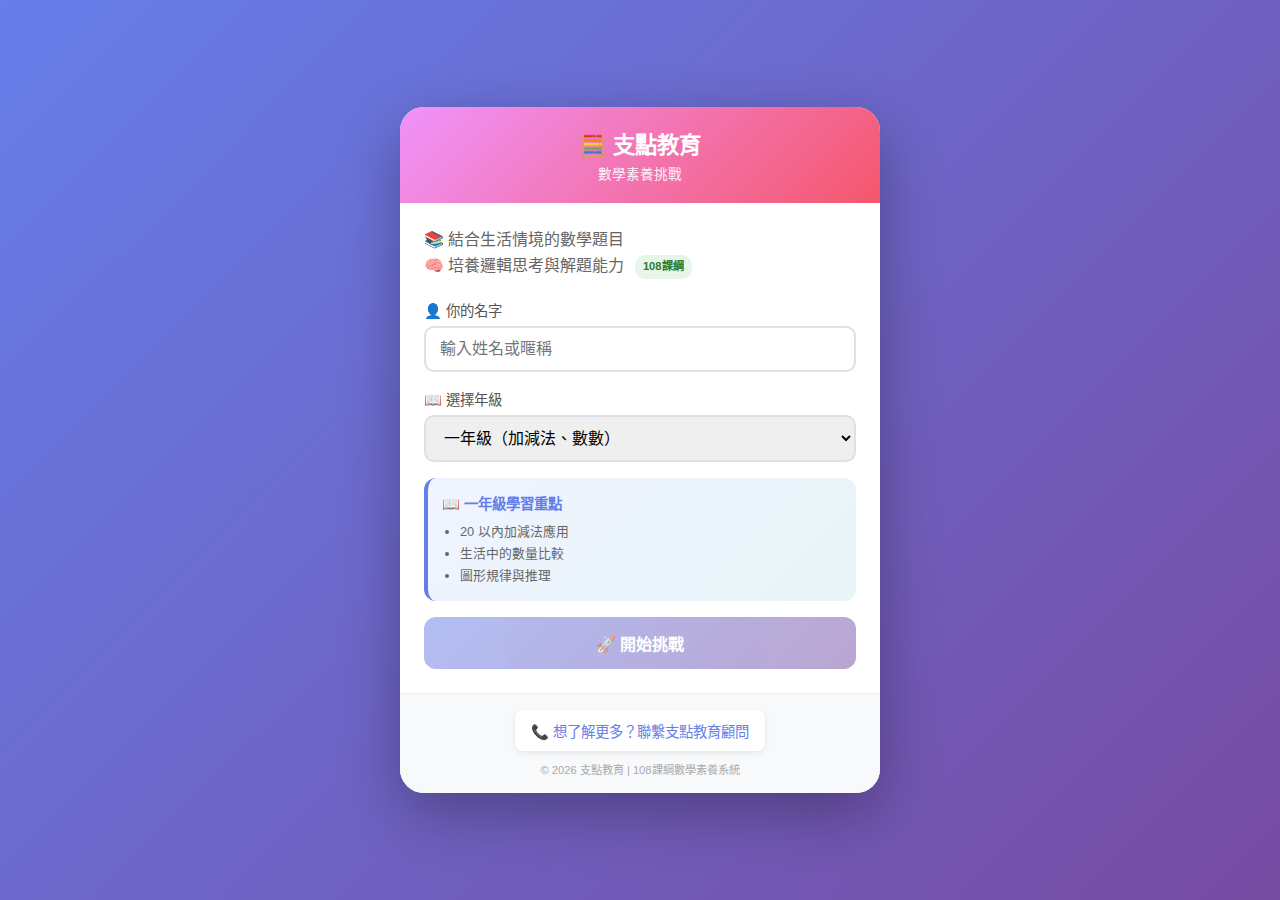
<file: index-full.html>
<!DOCTYPE html>
<html lang="zh-TW">
<head>
    <meta charset="UTF-8">
    <meta name="viewport" content="width=device-width, initial-scale=1.0">
    <title>支點教育 - 數學素養挑戰</title>
    <style>
        * {
            margin: 0;
            padding: 0;
            box-sizing: border-box;
        }

        body {
            font-family: -apple-system, BlinkMacSystemFont, 'Segoe UI', 'Microsoft JhengHei', sans-serif;
            background: linear-gradient(135deg, #667eea 0%, #764ba2 100%);
            min-height: 100vh;
            display: flex;
            justify-content: center;
            align-items: center;
            padding: 16px;
        }

        .container {
            background: white;
            border-radius: 24px;
            box-shadow: 0 20px 60px rgba(0,0,0,0.3);
            max-width: 480px;
            width: 100%;
            overflow: hidden;
        }

        .header {
            background: linear-gradient(135deg, #f093fb 0%, #f5576c 100%);
            padding: 20px;
            text-align: center;
            color: white;
        }

        .header h1 {
            font-size: 1.4rem;
            margin-bottom: 4px;
        }

        .header .subtitle {
            font-size: 0.85rem;
            opacity: 0.9;
        }

        .student-name {
            background: rgba(255,255,255,0.2);
            padding: 6px 14px;
            border-radius: 20px;
            display: inline-block;
            margin-top: 10px;
            font-weight: bold;
            font-size: 0.95rem;
        }

        .start-screen, .game-screen, .result-screen {
            display: none;
        }

        .start-screen.active, .game-screen.active, .result-screen.active {
            display: block;
        }

        /* 開始畫面 */
        .start-content {
            padding: 24px;
        }

        .start-content p {
            color: #666;
            margin-bottom: 20px;
            line-height: 1.6;
        }

        .input-group {
            margin-bottom: 16px;
        }

        .input-group label {
            display: block;
            text-align: left;
            margin-bottom: 6px;
            color: #555;
            font-weight: 500;
            font-size: 0.9rem;
        }

        .input-group input, .input-group select {
            width: 100%;
            padding: 12px 14px;
            border: 2px solid #e0e0e0;
            border-radius: 10px;
            font-size: 1rem;
            transition: border-color 0.3s;
        }

        .input-group input:focus, .input-group select:focus {
            outline: none;
            border-color: #667eea;
        }

        .btn {
            background: linear-gradient(135deg, #667eea 0%, #764ba2 100%);
            color: white;
            border: none;
            padding: 14px 28px;
            border-radius: 12px;
            font-size: 1rem;
            font-weight: bold;
            cursor: pointer;
            transition: transform 0.2s, box-shadow 0.2s;
            width: 100%;
        }

        .btn:hover {
            transform: translateY(-2px);
            box-shadow: 0 6px 16px rgba(102, 126, 234, 0.4);
        }

        .btn:disabled {
            opacity: 0.5;
            cursor: not-allowed;
            transform: none;
        }

        .grade-info {
            background: linear-gradient(135deg, #f0f4ff 0%, #e8f4f8 100%);
            border-radius: 12px;
            padding: 14px;
            margin-bottom: 16px;
            text-align: left;
            border-left: 4px solid #667eea;
        }

        .grade-info h4 {
            color: #667eea;
            margin-bottom: 8px;
            font-size: 0.9rem;
        }

        .grade-info ul {
            margin: 0;
            padding-left: 18px;
            color: #666;
            font-size: 0.8rem;
        }

        .grade-info li {
            margin-bottom: 3px;
        }

        /* 遊戲畫面 */
        .game-content {
            padding: 20px;
        }

        .game-stats {
            display: flex;
            justify-content: space-between;
            margin-bottom: 16px;
            gap: 8px;
        }

        .stat {
            text-align: center;
            padding: 8px 10px;
            background: #f8f9fa;
            border-radius: 10px;
            flex: 1;
        }

        .stat-value {
            font-size: 1.2rem;
            font-weight: bold;
            color: #333;
        }

        .stat-label {
            font-size: 0.7rem;
            color: #888;
            margin-top: 2px;
        }

        .lives .stat-value {
            font-size: 1.1rem;
        }

        .timer {
            background: linear-gradient(135deg, #667eea, #764ba2);
            color: white;
        }

        .timer.warning {
            background: linear-gradient(135deg, #ff6b6b, #ee5a5a);
            animation: pulse 0.5s infinite;
        }

        @keyframes pulse {
            0%, 100% { transform: scale(1); }
            50% { transform: scale(1.03); }
        }

        .question-card {
            background: linear-gradient(145deg, #f8f9ff 0%, #fff5f8 100%);
            border-radius: 16px;
            padding: 20px;
            margin-bottom: 16px;
            border: 1px solid #eee;
        }

        .question-header {
            display: flex;
            justify-content: space-between;
            align-items: center;
            margin-bottom: 12px;
            padding-bottom: 10px;
            border-bottom: 1px dashed #ddd;
        }

        .question-number {
            font-size: 0.8rem;
            color: #888;
        }

        .question-tag {
            background: linear-gradient(135deg, #667eea, #764ba2);
            color: white;
            padding: 4px 10px;
            border-radius: 12px;
            font-size: 0.75rem;
            font-weight: bold;
        }

        .question-scene {
            background: white;
            border-radius: 12px;
            padding: 16px;
            margin-bottom: 14px;
            text-align: center;
            border: 2px dashed #e0e0e0;
            min-height: 80px;
            display: flex;
            flex-direction: column;
            justify-content: center;
            align-items: center;
        }

        .scene-visual {
            font-size: 1.6rem;
            line-height: 1.8;
            margin-bottom: 8px;
        }

        .scene-desc {
            font-size: 0.85rem;
            color: #666;
        }

        .question-text {
            font-size: 1.05rem;
            font-weight: 600;
            color: #333;
            line-height: 1.6;
            text-align: center;
        }

        .options {
            display: grid;
            grid-template-columns: 1fr 1fr;
            gap: 10px;
        }

        .option {
            background: white;
            border: 2px solid #e8e8e8;
            border-radius: 12px;
            padding: 14px 10px;
            font-size: 0.95rem;
            font-weight: 600;
            cursor: pointer;
            transition: all 0.2s;
            text-align: center;
            color: #333;
        }

        .option:hover {
            border-color: #667eea;
            background: #f8f9ff;
            transform: translateY(-2px);
        }

        .option:active {
            transform: translateY(0);
        }

        .option.correct {
            background: linear-gradient(135deg, #d4edda, #c3e6cb);
            border-color: #28a745;
            color: #155724;
        }

        .option.wrong {
            background: linear-gradient(135deg, #f8d7da, #f5c6cb);
            border-color: #dc3545;
            color: #721c24;
        }

        .option.disabled {
            pointer-events: none;
            opacity: 0.7;
        }

        .feedback {
            text-align: center;
            margin-top: 12px;
            font-size: 0.95rem;
            font-weight: bold;
            min-height: 24px;
        }

        .feedback.correct {
            color: #28a745;
        }

        .feedback.wrong {
            color: #dc3545;
        }

        /* 結果畫面 */
        .result-content {
            padding: 24px;
            text-align: center;
        }

        .result-score {
            font-size: 3.5rem;
            font-weight: bold;
            background: linear-gradient(135deg, #667eea, #764ba2);
            -webkit-background-clip: text;
            -webkit-text-fill-color: transparent;
            background-clip: text;
            margin: 12px 0;
        }

        .result-label {
            color: #888;
            font-size: 0.9rem;
        }

        .result-stats {
            display: flex;
            justify-content: center;
            gap: 16px;
            margin: 20px 0;
        }

        .result-stat {
            background: #f8f9fa;
            padding: 14px 20px;
            border-radius: 12px;
            min-width: 70px;
        }

        .result-stat-value {
            font-size: 1.4rem;
            font-weight: bold;
            color: #333;
        }

        .result-stat-label {
            font-size: 0.75rem;
            color: #888;
            margin-top: 4px;
        }

        .result-message {
            background: linear-gradient(135deg, #f0f4ff, #fff5f8);
            border-radius: 12px;
            padding: 14px;
            margin: 16px 0;
            font-size: 0.9rem;
            color: #555;
        }

        .btn-group {
            display: flex;
            gap: 10px;
            margin-top: 16px;
        }

        .btn-secondary {
            background: #f0f0f0;
            color: #333;
            flex: 1;
        }

        .btn-secondary:hover {
            background: #e0e0e0;
            box-shadow: none;
            transform: none;
        }

        .btn-primary {
            flex: 1;
        }

        /* 錯題回顧 */
        .wrong-section {
            margin-top: 20px;
            text-align: left;
        }

        .wrong-title {
            color: #dc3545;
            font-size: 0.95rem;
            margin-bottom: 12px;
            display: flex;
            align-items: center;
            gap: 6px;
        }

        .wrong-list {
            max-height: 250px;
            overflow-y: auto;
        }

        .wrong-item {
            background: #fff;
            border: 1px solid #f0d0d0;
            border-left: 4px solid #dc3545;
            border-radius: 8px;
            padding: 12px;
            margin-bottom: 10px;
        }

        .wrong-q {
            font-weight: 600;
            color: #333;
            font-size: 0.85rem;
            margin-bottom: 8px;
        }

        .wrong-answers {
            font-size: 0.8rem;
            margin-bottom: 8px;
        }

        .wrong-your {
            color: #dc3545;
        }

        .wrong-correct {
            color: #28a745;
        }

        .wrong-explain {
            background: #f8f9fa;
            border-radius: 6px;
            padding: 8px 10px;
            font-size: 0.8rem;
            color: #555;
            line-height: 1.5;
        }

        /* Footer */
        .footer {
            background: #f8f9fa;
            padding: 16px;
            text-align: center;
            border-top: 1px solid #eee;
        }

        .consultant-link {
            display: inline-flex;
            align-items: center;
            gap: 6px;
            color: #667eea;
            text-decoration: none;
            font-weight: 500;
            padding: 10px 16px;
            background: white;
            border-radius: 8px;
            box-shadow: 0 2px 6px rgba(0,0,0,0.08);
            transition: all 0.2s;
            font-size: 0.9rem;
        }

        .consultant-link:hover {
            transform: translateY(-1px);
            box-shadow: 0 4px 10px rgba(0,0,0,0.12);
        }

        .copyright {
            margin-top: 10px;
            font-size: 0.7rem;
            color: #aaa;
        }

        /* Badge */
        .badge {
            display: inline-block;
            padding: 3px 8px;
            border-radius: 10px;
            font-size: 0.7rem;
            font-weight: bold;
            margin-left: 6px;
            vertical-align: middle;
        }

        .badge-108 {
            background: #e8f5e9;
            color: #2e7d32;
        }
    </style>
</head>
<body>
    <div class="container">
        <!-- 開始畫面 -->
        <div class="start-screen active" id="startScreen">
            <div class="header">
                <h1>🧮 支點教育</h1>
                <div class="subtitle">數學素養挑戰</div>
            </div>
            <div class="start-content">
                <p>
                    📚 結合生活情境的數學題目<br>
                    🧠 培養邏輯思考與解題能力
                    <span class="badge badge-108">108課綱</span>
                </p>
                
                <div class="input-group">
                    <label>👤 你的名字</label>
                    <input type="text" id="studentName" placeholder="輸入姓名或暱稱">
                </div>

                <div class="input-group">
                    <label>📖 選擇年級</label>
                    <select id="gradeSelect">
                        <option value="1">一年級（加減法、數數）</option>
                        <option value="2">二年級（乘法、找零）</option>
                        <option value="3">三年級（除法、時間）</option>
                        <option value="4">四年級（分數、面積）</option>
                        <option value="5">五年級（小數、體積）</option>
                        <option value="6">六年級（比例、圓）</option>
                    </select>
                </div>

                <div class="grade-info" id="gradeInfo">
                    <h4>📖 一年級學習重點</h4>
                    <ul>
                        <li>20 以內加減法應用</li>
                        <li>生活中的數量比較</li>
                        <li>圖形規律與推理</li>
                    </ul>
                </div>

                <button class="btn" id="startBtn" disabled>🚀 開始挑戰</button>
            </div>
        </div>

        <!-- 遊戲畫面 -->
        <div class="game-screen" id="gameScreen">
            <div class="header">
                <h1>🧮 支點教育</h1>
                <div class="student-name" id="displayName"></div>
            </div>
            
            <div class="game-content">
                <div class="game-stats">
                    <div class="stat timer" id="timerBox">
                        <div class="stat-value" id="timeLeft">15</div>
                        <div class="stat-label">秒</div>
                    </div>
                    <div class="stat">
                        <div class="stat-value" id="score">0</div>
                        <div class="stat-label">得分</div>
                    </div>
                    <div class="stat lives">
                        <div class="stat-value" id="lives">❤️❤️❤️</div>
                        <div class="stat-label">生命</div>
                    </div>
                </div>

                <div class="question-card">
                    <div class="question-header">
                        <span class="question-number" id="questionNumber">第 1 題 / 共 12 題</span>
                        <span class="question-tag" id="questionTag">生活應用</span>
                    </div>
                    
                    <div class="question-scene" id="questionScene">
                        <div class="scene-visual" id="sceneVisual"></div>
                        <div class="scene-desc" id="sceneDesc"></div>
                    </div>
                    
                    <div class="question-text" id="questionText"></div>
                </div>

                <div class="options" id="options"></div>
                
                <div class="feedback" id="feedback"></div>
            </div>
        </div>

        <!-- 結果畫面 -->
        <div class="result-screen" id="resultScreen">
            <div class="header">
                <h1>🎉 挑戰完成！</h1>
                <div class="student-name" id="resultName"></div>
            </div>
            
            <div class="result-content">
                <div class="result-label">最終得分</div>
                <div class="result-score" id="finalScore">0</div>

                <div class="result-stats">
                    <div class="result-stat">
                        <div class="result-stat-value" id="correctCount">0</div>
                        <div class="result-stat-label">答對</div>
                    </div>
                    <div class="result-stat">
                        <div class="result-stat-value" id="wrongCount">0</div>
                        <div class="result-stat-label">答錯</div>
                    </div>
                    <div class="result-stat">
                        <div class="result-stat-value" id="accuracy">0%</div>
                        <div class="result-stat-label">正確率</div>
                    </div>
                </div>

                <div class="result-message" id="resultMessage"></div>

                <div class="wrong-section" id="wrongSection" style="display: none;">
                    <div class="wrong-title">📝 錯題回顧</div>
                    <div class="wrong-list" id="wrongList"></div>
                </div>

                <div class="btn-group">
                    <button class="btn btn-secondary" id="homeBtn">🏠 回首頁</button>
                    <button class="btn btn-primary" id="retryBtn">🔄 再挑戰</button>
                </div>
            </div>
        </div>

        <!-- Footer -->
        <div class="footer">
            <a href="#" class="consultant-link" id="consultantLink">
                📞 想了解更多？聯繫支點教育顧問
            </a>
            <p class="copyright">© 2026 支點教育 | 108課綱數學素養系統</p>
        </div>
    </div>

    <script>
        // ========== 題庫 ==========
        const questionBank = {
            1: {
                name: "一年級",
                info: ["20 以內加減法應用", "生活中的數量比較", "圖形規律與推理"],
                timeLimit: 20,
                questions: [
                    // ===== 生活應用題 (50題) =====
                    {
                        tag: "購物計算",
                        scene: "🍎🍎🍎🍎🍎 ➕ 🍎🍎🍎",
                        sceneDesc: "籃子裡的蘋果",
                        q: "籃子裡有 5 顆蘋果，媽媽又放了 3 顆進去，現在有幾顆？",
                        answer: "8 顆",
                        options: ["7 顆", "8 顆", "9 顆", "6 顆"],
                        explain: "5 + 3 = 8。把原本的 5 顆再加 3 顆，數數看：6、7、8！"
                    },
                    {
                        tag: "分享問題",
                        scene: "🍬🍬🍬🍬🍬🍬🍬🍬🍬🍬🍬🍬\n      ↓ 吃掉 5 顆\n🍬🍬🍬🍬🍬🍬🍬",
                        sceneDesc: "糖果變少了",
                        q: "小明有 12 顆糖果，吃了 5 顆，還剩幾顆？",
                        answer: "7 顆",
                        options: ["6 顆", "7 顆", "8 顆", "5 顆"],
                        explain: "12 - 5 = 7。從 12 往回數 5 個：11、10、9、8、7。"
                    },
                    {
                        tag: "找規律",
                        scene: "🔴 🔵 🔴 🔵 🔴 ❓",
                        sceneDesc: "下一個是什麼顏色？",
                        q: "觀察規律，問號應該是什麼顏色的球？",
                        answer: "藍色 🔵",
                        options: ["紅色 🔴", "藍色 🔵", "黃色 🟡", "綠色 🟢"],
                        explain: "規律是「紅藍紅藍」交替，紅色後面一定是藍色！"
                    },
                    {
                        tag: "排隊問題",
                        scene: "👦👧👦👧👦[我]👧👦👧",
                        sceneDesc: "小明在排隊",
                        q: "小明前面有 5 人，後面有 3 人，這排共有幾人？",
                        answer: "9 人",
                        options: ["8 人", "9 人", "10 人", "7 人"],
                        explain: "前面 5 人 + 小明自己 1 人 + 後面 3 人 = 9 人。別忘了數自己！"
                    },
                    {
                        tag: "比較多少",
                        scene: "小花：⭐⭐⭐⭐⭐⭐⭐⭐\n小草：⭐⭐⭐⭐⭐",
                        sceneDesc: "誰的星星比較多？",
                        q: "小花有 8 顆星星，小草有 5 顆，小花比小草多幾顆？",
                        answer: "多 3 顆",
                        options: ["多 2 顆", "多 3 顆", "多 4 顆", "多 13 顆"],
                        explain: "比較差距用減法：8 - 5 = 3，小花多 3 顆。"
                    },
                    {
                        tag: "數字規律",
                        scene: "2 → 4 → 6 → 8 → ❓",
                        sceneDesc: "數字接龍",
                        q: "觀察規律，問號應該填什麼數字？",
                        answer: "10",
                        options: ["9", "10", "11", "12"],
                        explain: "每次都 +2：2、4、6、8、10。這些都是偶數喔！"
                    },
                    {
                        tag: "動物園",
                        scene: "🐘🐘🐘 和 🦒🦒🦒🦒🦒",
                        sceneDesc: "動物園裡的動物",
                        q: "動物園有 3 隻大象和 5 隻長頸鹿，一共幾隻？",
                        answer: "8 隻",
                        options: ["7 隻", "8 隻", "9 隻", "2 隻"],
                        explain: "3 + 5 = 8 隻。大象加長頸鹿，總共 8 隻動物。"
                    },
                    {
                        tag: "雞蛋問題",
                        scene: "🥚🥚🥚🥚🥚🥚🥚🥚🥚🥚\n        ↓ 煎蛋 🍳🍳🍳🍳",
                        sceneDesc: "媽媽在煎蛋",
                        q: "盒子有 10 顆蛋，煎了 4 顆，還剩幾顆？",
                        answer: "6 顆",
                        options: ["5 顆", "6 顆", "7 顆", "14 顆"],
                        explain: "10 - 4 = 6。煎掉 4 顆，還有 6 顆在盒子裡。"
                    },
                    {
                        tag: "存錢筒",
                        scene: "🐷💰\n原本 7 個 ➕ 爸爸給 5 個",
                        sceneDesc: "小豬撲滿",
                        q: "存錢筒有 7 個硬幣，爸爸又給 5 個，現在有幾個？",
                        answer: "12 個",
                        options: ["11 個", "12 個", "13 個", "10 個"],
                        explain: "7 + 5 = 12。可以先湊十：7 + 3 = 10，還剩 2，10 + 2 = 12。"
                    },
                    {
                        tag: "公車問題",
                        scene: "🚌\n下車 3 人 ⬇️  ⬆️ 上車 5 人",
                        sceneDesc: "公車到站了",
                        q: "公車上原本有 8 人，到站後下車 3 人、上車 5 人，現在幾人？",
                        answer: "10 人",
                        options: ["9 人", "10 人", "11 人", "6 人"],
                        explain: "8 - 3 + 5 = 10。先下車變 5 人，再上車變 10 人。"
                    },
                    {
                        tag: "跳格子",
                        scene: "1 → 3 → 5 → 7 → ❓",
                        sceneDesc: "跳跳跳",
                        q: "按照規律，下一格是多少？",
                        answer: "9",
                        options: ["8", "9", "10", "11"],
                        explain: "每次 +2：1、3、5、7、9。這些都是奇數！"
                    },
                    {
                        tag: "分餅乾",
                        scene: "🍪🍪🍪🍪🍪🍪🍪🍪🍪\n     ↓ 給朋友 4 片",
                        sceneDesc: "分享給好朋友",
                        q: "小美有 9 片餅乾，給朋友 4 片，自己還有幾片？",
                        answer: "5 片",
                        options: ["4 片", "5 片", "6 片", "13 片"],
                        explain: "9 - 4 = 5。分享後自己還有 5 片餅乾。"
                    },
                    {
                        tag: "玩具車",
                        scene: "🚗🚗🚗🚗 ➕ 🚗🚗🚗🚗🚗🚗",
                        sceneDesc: "收集玩具車",
                        q: "小華有 4 輛玩具車，生日又得到 6 輛，現在有幾輛？",
                        answer: "10 輛",
                        options: ["9 輛", "10 輛", "11 輛", "8 輛"],
                        explain: "4 + 6 = 10 輛。剛好湊成 10！"
                    },
                    {
                        tag: "氣球問題",
                        scene: "🎈🎈🎈🎈🎈🎈🎈\n    💨 飛走 2 個",
                        sceneDesc: "氣球飛走了",
                        q: "小明有 7 個氣球，飛走了 2 個，還剩幾個？",
                        answer: "5 個",
                        options: ["4 個", "5 個", "6 個", "9 個"],
                        explain: "7 - 2 = 5 個。還剩下 5 個氣球。"
                    },
                    {
                        tag: "鉛筆問題",
                        scene: "✏️✏️✏️✏️✏️✏️ ➕ ✏️✏️✏️✏️",
                        sceneDesc: "鉛筆盒",
                        q: "鉛筆盒有 6 支鉛筆，再放入 4 支，共有幾支？",
                        answer: "10 支",
                        options: ["9 支", "10 支", "11 支", "8 支"],
                        explain: "6 + 4 = 10 支。湊十法：6 + 4 = 10。"
                    },
                    {
                        tag: "小鳥問題",
                        scene: "🌳\n🐦🐦🐦🐦🐦🐦🐦🐦 → 飛走🐦🐦🐦",
                        sceneDesc: "樹上的小鳥",
                        q: "樹上有 8 隻小鳥，飛走了 3 隻，還有幾隻？",
                        answer: "5 隻",
                        options: ["4 隻", "5 隻", "6 隻", "11 隻"],
                        explain: "8 - 3 = 5 隻。還有 5 隻小鳥在樹上。"
                    },
                    {
                        tag: "橘子問題",
                        scene: "🍊🍊🍊🍊🍊🍊 ➕ 🍊🍊🍊🍊🍊🍊🍊",
                        sceneDesc: "數橘子",
                        q: "桌上有 6 顆橘子，又放了 7 顆，現在有幾顆？",
                        answer: "13 顆",
                        options: ["12 顆", "13 顆", "14 顆", "11 顆"],
                        explain: "6 + 7 = 13。6 + 4 = 10，還剩 3，10 + 3 = 13。"
                    },
                    {
                        tag: "數花朵",
                        scene: "🌸🌸🌸🌸🌸\n🌸🌸🌸🌸🌸🌸🌸🌸",
                        sceneDesc: "花園裡的花",
                        q: "第一排有 5 朵花，第二排有 8 朵花，共有幾朵？",
                        answer: "13 朵",
                        options: ["12 朵", "13 朵", "14 朵", "11 朵"],
                        explain: "5 + 8 = 13 朵。"
                    },
                    {
                        tag: "魚缸問題",
                        scene: "🐟🐟🐟🐟🐟🐟🐟🐟🐟🐟🐟\n       ↓ 撈走 4 條",
                        sceneDesc: "魚缸裡的魚",
                        q: "魚缸有 11 條魚，撈走 4 條，還剩幾條？",
                        answer: "7 條",
                        options: ["6 條", "7 條", "8 條", "15 條"],
                        explain: "11 - 4 = 7 條。還有 7 條魚在魚缸裡。"
                    },
                    {
                        tag: "積木問題",
                        scene: "🧱🧱🧱🧱🧱🧱🧱🧱🧱\n    ➕ 🧱🧱🧱🧱",
                        sceneDesc: "疊積木",
                        q: "小明有 9 塊積木，再拿來 4 塊，共有幾塊？",
                        answer: "13 塊",
                        options: ["12 塊", "13 塊", "14 塊", "11 塊"],
                        explain: "9 + 4 = 13。9 + 1 = 10，還剩 3，10 + 3 = 13。"
                    },
                    {
                        tag: "草莓問題",
                        scene: "🍓🍓🍓🍓🍓🍓🍓🍓🍓🍓🍓🍓🍓🍓\n        ↓ 吃掉 6 顆",
                        sceneDesc: "好吃的草莓",
                        q: "盤子有 14 顆草莓，吃了 6 顆，還剩幾顆？",
                        answer: "8 顆",
                        options: ["7 顆", "8 顆", "9 顆", "20 顆"],
                        explain: "14 - 6 = 8 顆。"
                    },
                    {
                        tag: "蠟筆問題",
                        scene: "🖍️🖍️🖍️🖍️🖍️ ➕ 🖍️🖍️🖍️🖍️🖍️🖍️🖍️🖍️",
                        sceneDesc: "蠟筆盒",
                        q: "蠟筆盒有 5 支蠟筆，再放入 8 支，共有幾支？",
                        answer: "13 支",
                        options: ["12 支", "13 支", "14 支", "11 支"],
                        explain: "5 + 8 = 13 支。"
                    },
                    {
                        tag: "貼紙問題",
                        scene: "⭐⭐⭐⭐⭐⭐⭐⭐⭐⭐⭐⭐⭐⭐⭐\n         ↓ 用掉 7 張",
                        sceneDesc: "貼紙收集",
                        q: "小美有 15 張貼紙，用了 7 張，還剩幾張？",
                        answer: "8 張",
                        options: ["7 張", "8 張", "9 張", "22 張"],
                        explain: "15 - 7 = 8 張。"
                    },
                    {
                        tag: "形狀規律",
                        scene: "⬛ ⬜ ⬛ ⬜ ⬛ ❓",
                        sceneDesc: "黑白方塊",
                        q: "觀察規律，問號應該是什麼顏色的方塊？",
                        answer: "白色 ⬜",
                        options: ["黑色 ⬛", "白色 ⬜", "紅色 🟥", "藍色 🟦"],
                        explain: "規律是「黑白黑白」交替，黑色後面是白色！"
                    },
                    {
                        tag: "比多少",
                        scene: "🐶🐶🐶🐶🐶🐶🐶\n🐱🐱🐱🐱",
                        sceneDesc: "貓和狗",
                        q: "有 7 隻狗和 4 隻貓，狗比貓多幾隻？",
                        answer: "多 3 隻",
                        options: ["多 2 隻", "多 3 隻", "多 4 隻", "多 11 隻"],
                        explain: "7 - 4 = 3，狗比貓多 3 隻。"
                    },
                    {
                        tag: "書本問題",
                        scene: "📚📚📚📚📚📚📚📚 ➕ 📚📚📚📚📚📚",
                        sceneDesc: "書架上的書",
                        q: "書架有 8 本書，又放了 6 本，現在有幾本？",
                        answer: "14 本",
                        options: ["13 本", "14 本", "15 本", "12 本"],
                        explain: "8 + 6 = 14。8 + 2 = 10，還剩 4，10 + 4 = 14。"
                    },
                    {
                        tag: "餅乾問題",
                        scene: "🍪🍪🍪🍪🍪🍪🍪🍪🍪🍪🍪🍪🍪🍪🍪🍪\n          ↓ 吃掉 9 片",
                        sceneDesc: "餅乾罐",
                        q: "罐子有 16 片餅乾，吃了 9 片，還剩幾片？",
                        answer: "7 片",
                        options: ["6 片", "7 片", "8 片", "25 片"],
                        explain: "16 - 9 = 7 片。"
                    },
                    {
                        tag: "珠子問題",
                        scene: "💎💎💎💎💎💎💎 ➕ 💎💎💎💎💎💎💎💎",
                        sceneDesc: "串珠子",
                        q: "小華有 7 顆珠子，再串上 8 顆，共有幾顆？",
                        answer: "15 顆",
                        options: ["14 顆", "15 顆", "16 顆", "13 顆"],
                        explain: "7 + 8 = 15。7 + 3 = 10，還剩 5，10 + 5 = 15。"
                    },
                    {
                        tag: "倒數規律",
                        scene: "10 → 8 → 6 → 4 → ❓",
                        sceneDesc: "倒數遊戲",
                        q: "觀察規律，問號應該填什麼數字？",
                        answer: "2",
                        options: ["1", "2", "3", "0"],
                        explain: "每次 -2：10、8、6、4、2。"
                    },
                    {
                        tag: "巧克力問題",
                        scene: "🍫🍫🍫🍫🍫🍫🍫🍫🍫🍫🍫🍫🍫🍫🍫🍫🍫\n           ↓ 給弟弟 8 顆",
                        sceneDesc: "分巧克力",
                        q: "姊姊有 17 顆巧克力，給弟弟 8 顆，還剩幾顆？",
                        answer: "9 顆",
                        options: ["8 顆", "9 顆", "10 顆", "25 顆"],
                        explain: "17 - 8 = 9 顆。"
                    },
                    {
                        tag: "糖果問題",
                        scene: "🍭🍭🍭🍭🍭🍭🍭🍭🍭 ➕ 🍭🍭🍭🍭🍭🍭🍭🍭🍭",
                        sceneDesc: "糖果罐",
                        q: "罐子有 9 顆糖果，再放入 9 顆，現在有幾顆？",
                        answer: "18 顆",
                        options: ["17 顆", "18 顆", "19 顆", "16 顆"],
                        explain: "9 + 9 = 18 顆。雙倍的 9！"
                    },
                    {
                        tag: "蘋果問題",
                        scene: "🍎🍎🍎🍎🍎🍎🍎🍎🍎🍎🍎🍎🍎🍎🍎🍎🍎🍎🍎\n              ↓ 賣掉 11 顆",
                        sceneDesc: "水果攤",
                        q: "水果攤有 19 顆蘋果，賣掉 11 顆，還剩幾顆？",
                        answer: "8 顆",
                        options: ["7 顆", "8 顆", "9 顆", "30 顆"],
                        explain: "19 - 11 = 8 顆。"
                    },
                    {
                        tag: "比較少",
                        scene: "小明：🍬🍬🍬🍬🍬🍬🍬🍬🍬🍬🍬🍬\n小華：🍬🍬🍬🍬🍬🍬🍬🍬",
                        sceneDesc: "誰的糖果少？",
                        q: "小明有 12 顆糖，小華有 8 顆，小華比小明少幾顆？",
                        answer: "少 4 顆",
                        options: ["少 3 顆", "少 4 顆", "少 5 顆", "少 20 顆"],
                        explain: "12 - 8 = 4，小華少 4 顆。"
                    },
                    {
                        tag: "星星問題",
                        scene: "⭐⭐⭐⭐⭐⭐ ➕ ⭐⭐⭐⭐⭐⭐⭐⭐⭐",
                        sceneDesc: "收集星星",
                        q: "小美有 6 顆星星，又得到 9 顆，現在有幾顆？",
                        answer: "15 顆",
                        options: ["14 顆", "15 顆", "16 顆", "13 顆"],
                        explain: "6 + 9 = 15 顆。"
                    },
                    {
                        tag: "蝴蝶問題",
                        scene: "🦋🦋🦋🦋🦋🦋🦋🦋🦋🦋🦋🦋🦋🦋🦋🦋🦋🦋🦋🦋\n              ↓ 飛走 12 隻",
                        sceneDesc: "花園裡的蝴蝶",
                        q: "花園有 20 隻蝴蝶，飛走 12 隻，還剩幾隻？",
                        answer: "8 隻",
                        options: ["7 隻", "8 隻", "9 隻", "32 隻"],
                        explain: "20 - 12 = 8 隻。"
                    },
                    {
                        tag: "玩具問題",
                        scene: "🧸🧸🧸🧸🧸🧸🧸🧸 ➕ 🧸🧸🧸🧸🧸🧸🧸",
                        sceneDesc: "玩具箱",
                        q: "玩具箱有 8 個玩具，再放入 7 個，共有幾個？",
                        answer: "15 個",
                        options: ["14 個", "15 個", "16 個", "13 個"],
                        explain: "8 + 7 = 15 個。"
                    },
                    {
                        tag: "規律填數",
                        scene: "3 → 5 → 7 → ❓ → 11",
                        sceneDesc: "中間填什麼？",
                        q: "觀察規律，問號應該填什麼數字？",
                        answer: "9",
                        options: ["8", "9", "10", "6"],
                        explain: "每次 +2：3、5、7、9、11。"
                    },
                    {
                        tag: "水果問題",
                        scene: "🍇🍇🍇🍇🍇🍇🍇🍇🍇🍇🍇🍇🍇🍇\n         ↓ 吃掉 5 串",
                        sceneDesc: "葡萄",
                        q: "盤子有 14 串葡萄，吃了 5 串，還剩幾串？",
                        answer: "9 串",
                        options: ["8 串", "9 串", "10 串", "19 串"],
                        explain: "14 - 5 = 9 串。"
                    },
                    {
                        tag: "玩偶問題",
                        scene: "🐻🐻🐻🐻🐻🐻🐻🐻🐻 ➕ 🐻🐻🐻🐻🐻🐻",
                        sceneDesc: "玩偶收藏",
                        q: "小花有 9 隻玩偶，又買了 6 隻，現在有幾隻？",
                        answer: "15 隻",
                        options: ["14 隻", "15 隻", "16 隻", "13 隻"],
                        explain: "9 + 6 = 15 隻。"
                    },
                    {
                        tag: "彩色筆",
                        scene: "🖍️🖍️🖍️🖍️🖍️🖍️🖍️🖍️🖍️🖍️🖍️🖍️🖍️🖍️🖍️🖍️🖍️🖍️\n              ↓ 借出 9 支",
                        sceneDesc: "彩色筆盒",
                        q: "彩色筆盒有 18 支筆，借出 9 支，還剩幾支？",
                        answer: "9 支",
                        options: ["8 支", "9 支", "10 支", "27 支"],
                        explain: "18 - 9 = 9 支。18 是 9 的兩倍！"
                    },
                    {
                        tag: "足球問題",
                        scene: "⚽⚽⚽⚽⚽⚽⚽ ➕ ⚽⚽⚽⚽⚽⚽⚽⚽⚽",
                        sceneDesc: "運動器材室",
                        q: "器材室有 7 顆足球，又放入 9 顆，共有幾顆？",
                        answer: "16 顆",
                        options: ["15 顆", "16 顆", "17 顆", "14 顆"],
                        explain: "7 + 9 = 16 顆。"
                    },
                    {
                        tag: "雨傘問題",
                        scene: "☂️☂️☂️☂️☂️☂️☂️☂️☂️☂️☂️☂️☂️\n          ↓ 拿走 6 把",
                        sceneDesc: "雨傘架",
                        q: "雨傘架有 13 把傘，拿走 6 把，還剩幾把？",
                        answer: "7 把",
                        options: ["6 把", "7 把", "8 把", "19 把"],
                        explain: "13 - 6 = 7 把。"
                    },
                    {
                        tag: "找規律",
                        scene: "🌙 ⭐ ⭐ 🌙 ⭐ ⭐ 🌙 ❓",
                        sceneDesc: "天空的圖案",
                        q: "觀察規律，問號應該是什麼？",
                        answer: "⭐",
                        options: ["🌙", "⭐", "☀️", "🌈"],
                        explain: "規律是「月亮、星星、星星」重複。月亮後面是星星！"
                    },
                    {
                        tag: "小狗問題",
                        scene: "🐕🐕🐕🐕🐕🐕🐕🐕🐕🐕🐕 ➕ 🐕🐕🐕🐕🐕🐕🐕🐕",
                        sceneDesc: "寵物店",
                        q: "寵物店有 11 隻小狗，又來了 8 隻，現在有幾隻？",
                        answer: "19 隻",
                        options: ["18 隻", "19 隻", "20 隻", "17 隻"],
                        explain: "11 + 8 = 19 隻。"
                    },
                    {
                        tag: "香蕉問題",
                        scene: "🍌🍌🍌🍌🍌🍌🍌🍌🍌🍌🍌🍌🍌🍌🍌🍌\n           ↓ 猴子吃了 7 根",
                        sceneDesc: "猴子吃香蕉",
                        q: "樹上有 16 根香蕉，猴子吃了 7 根，還剩幾根？",
                        answer: "9 根",
                        options: ["8 根", "9 根", "10 根", "23 根"],
                        explain: "16 - 7 = 9 根。"
                    },
                    {
                        tag: "拼圖問題",
                        scene: "🧩🧩🧩🧩🧩🧩🧩🧩🧩🧩🧩🧩 ➕ 🧩🧩🧩🧩🧩🧩🧩🧩",
                        sceneDesc: "拼圖遊戲",
                        q: "盒子有 12 片拼圖，又找到 8 片，共有幾片？",
                        answer: "20 片",
                        options: ["19 片", "20 片", "21 片", "18 片"],
                        explain: "12 + 8 = 20 片。剛好湊成 20！"
                    },
                    {
                        tag: "杯子蛋糕",
                        scene: "🧁🧁🧁🧁🧁🧁🧁🧁🧁🧁🧁🧁🧁🧁🧁🧁🧁🧁🧁🧁\n               ↓ 分給同學 13 個",
                        sceneDesc: "分蛋糕",
                        q: "小美做了 20 個杯子蛋糕，分給同學 13 個，還剩幾個？",
                        answer: "7 個",
                        options: ["6 個", "7 個", "8 個", "33 個"],
                        explain: "20 - 13 = 7 個。"
                    },
                    // ===== 蟲食算題 (50題) =====
                    {
                        tag: "蟲食算",
                        scene: "🐛 5 + □ = 8",
                        sceneDesc: "找出被吃掉的數字",
                        q: "5 加上什麼數字等於 8？",
                        answer: "3",
                        options: ["2", "3", "4", "5"],
                        explain: "8 - 5 = 3，所以 □ = 3"
                    },
                    {
                        tag: "蟲食算",
                        scene: "🐛 □ + 4 = 7",
                        sceneDesc: "找出被吃掉的數字",
                        q: "什麼數字加 4 等於 7？",
                        answer: "3",
                        options: ["2", "3", "4", "5"],
                        explain: "7 - 4 = 3，所以 □ = 3"
                    },
                    {
                        tag: "蟲食算",
                        scene: "🐛 9 - □ = 6",
                        sceneDesc: "找出被吃掉的數字",
                        q: "9 減掉什麼數字等於 6？",
                        answer: "3",
                        options: ["2", "3", "4", "5"],
                        explain: "9 - 6 = 3，所以 □ = 3"
                    },
                    {
                        tag: "蟲食算",
                        scene: "🐛 □ - 3 = 5",
                        sceneDesc: "找出被吃掉的數字",
                        q: "什麼數字減 3 等於 5？",
                        answer: "8",
                        options: ["6", "7", "8", "9"],
                        explain: "5 + 3 = 8，所以 □ = 8"
                    },
                    {
                        tag: "蟲食算",
                        scene: "🐛 7 + □ = 10",
                        sceneDesc: "找出被吃掉的數字",
                        q: "7 加上什麼數字等於 10？",
                        answer: "3",
                        options: ["2", "3", "4", "5"],
                        explain: "10 - 7 = 3，所以 □ = 3"
                    },
                    {
                        tag: "蟲食算",
                        scene: "🐛 □ + 6 = 11",
                        sceneDesc: "找出被吃掉的數字",
                        q: "什麼數字加 6 等於 11？",
                        answer: "5",
                        options: ["4", "5", "6", "7"],
                        explain: "11 - 6 = 5，所以 □ = 5"
                    },
                    {
                        tag: "蟲食算",
                        scene: "🐛 12 - □ = 7",
                        sceneDesc: "找出被吃掉的數字",
                        q: "12 減掉什麼數字等於 7？",
                        answer: "5",
                        options: ["4", "5", "6", "7"],
                        explain: "12 - 7 = 5，所以 □ = 5"
                    },
                    {
                        tag: "蟲食算",
                        scene: "🐛 □ - 4 = 9",
                        sceneDesc: "找出被吃掉的數字",
                        q: "什麼數字減 4 等於 9？",
                        answer: "13",
                        options: ["11", "12", "13", "14"],
                        explain: "9 + 4 = 13，所以 □ = 13"
                    },
                    {
                        tag: "蟲食算",
                        scene: "🐛 8 + □ = 15",
                        sceneDesc: "找出被吃掉的數字",
                        q: "8 加上什麼數字等於 15？",
                        answer: "7",
                        options: ["5", "6", "7", "8"],
                        explain: "15 - 8 = 7，所以 □ = 7"
                    },
                    {
                        tag: "蟲食算",
                        scene: "🐛 □ + 7 = 14",
                        sceneDesc: "找出被吃掉的數字",
                        q: "什麼數字加 7 等於 14？",
                        answer: "7",
                        options: ["5", "6", "7", "8"],
                        explain: "14 - 7 = 7，所以 □ = 7"
                    },
                    {
                        tag: "蟲食算",
                        scene: "🐛 15 - □ = 8",
                        sceneDesc: "找出被吃掉的數字",
                        q: "15 減掉什麼數字等於 8？",
                        answer: "7",
                        options: ["5", "6", "7", "8"],
                        explain: "15 - 8 = 7，所以 □ = 7"
                    },
                    {
                        tag: "蟲食算",
                        scene: "🐛 □ - 6 = 8",
                        sceneDesc: "找出被吃掉的數字",
                        q: "什麼數字減 6 等於 8？",
                        answer: "14",
                        options: ["12", "13", "14", "15"],
                        explain: "8 + 6 = 14，所以 □ = 14"
                    },
                    {
                        tag: "蟲食算",
                        scene: "🐛 6 + □ = 13",
                        sceneDesc: "找出被吃掉的數字",
                        q: "6 加上什麼數字等於 13？",
                        answer: "7",
                        options: ["5", "6", "7", "8"],
                        explain: "13 - 6 = 7，所以 □ = 7"
                    },
                    {
                        tag: "蟲食算",
                        scene: "🐛 □ + 9 = 16",
                        sceneDesc: "找出被吃掉的數字",
                        q: "什麼數字加 9 等於 16？",
                        answer: "7",
                        options: ["5", "6", "7", "8"],
                        explain: "16 - 9 = 7，所以 □ = 7"
                    },
                    {
                        tag: "蟲食算",
                        scene: "🐛 18 - □ = 9",
                        sceneDesc: "找出被吃掉的數字",
                        q: "18 減掉什麼數字等於 9？",
                        answer: "9",
                        options: ["7", "8", "9", "10"],
                        explain: "18 - 9 = 9，所以 □ = 9"
                    },
                    {
                        tag: "蟲食算",
                        scene: "🐛 □ - 7 = 6",
                        sceneDesc: "找出被吃掉的數字",
                        q: "什麼數字減 7 等於 6？",
                        answer: "13",
                        options: ["11", "12", "13", "14"],
                        explain: "6 + 7 = 13，所以 □ = 13"
                    },
                    {
                        tag: "蟲食算",
                        scene: "🐛 4 + □ = 11",
                        sceneDesc: "找出被吃掉的數字",
                        q: "4 加上什麼數字等於 11？",
                        answer: "7",
                        options: ["5", "6", "7", "8"],
                        explain: "11 - 4 = 7，所以 □ = 7"
                    },
                    {
                        tag: "蟲食算",
                        scene: "🐛 □ + 5 = 12",
                        sceneDesc: "找出被吃掉的數字",
                        q: "什麼數字加 5 等於 12？",
                        answer: "7",
                        options: ["5", "6", "7", "8"],
                        explain: "12 - 5 = 7，所以 □ = 7"
                    },
                    {
                        tag: "蟲食算",
                        scene: "🐛 14 - □ = 6",
                        sceneDesc: "找出被吃掉的數字",
                        q: "14 減掉什麼數字等於 6？",
                        answer: "8",
                        options: ["6", "7", "8", "9"],
                        explain: "14 - 6 = 8，所以 □ = 8"
                    },
                    {
                        tag: "蟲食算",
                        scene: "🐛 □ - 5 = 10",
                        sceneDesc: "找出被吃掉的數字",
                        q: "什麼數字減 5 等於 10？",
                        answer: "15",
                        options: ["13", "14", "15", "16"],
                        explain: "10 + 5 = 15，所以 □ = 15"
                    },
                    {
                        tag: "蟲食算",
                        scene: "🐛 9 + □ = 17",
                        sceneDesc: "找出被吃掉的數字",
                        q: "9 加上什麼數字等於 17？",
                        answer: "8",
                        options: ["6", "7", "8", "9"],
                        explain: "17 - 9 = 8，所以 □ = 8"
                    },
                    {
                        tag: "蟲食算",
                        scene: "🐛 □ + 8 = 13",
                        sceneDesc: "找出被吃掉的數字",
                        q: "什麼數字加 8 等於 13？",
                        answer: "5",
                        options: ["3", "4", "5", "6"],
                        explain: "13 - 8 = 5，所以 □ = 5"
                    },
                    {
                        tag: "蟲食算",
                        scene: "🐛 16 - □ = 9",
                        sceneDesc: "找出被吃掉的數字",
                        q: "16 減掉什麼數字等於 9？",
                        answer: "7",
                        options: ["5", "6", "7", "8"],
                        explain: "16 - 9 = 7，所以 □ = 7"
                    },
                    {
                        tag: "蟲食算",
                        scene: "🐛 □ - 8 = 7",
                        sceneDesc: "找出被吃掉的數字",
                        q: "什麼數字減 8 等於 7？",
                        answer: "15",
                        options: ["13", "14", "15", "16"],
                        explain: "7 + 8 = 15，所以 □ = 15"
                    },
                    {
                        tag: "蟲食算",
                        scene: "🐛 3 + □ = 10",
                        sceneDesc: "找出被吃掉的數字",
                        q: "3 加上什麼數字等於 10？",
                        answer: "7",
                        options: ["5", "6", "7", "8"],
                        explain: "10 - 3 = 7，所以 □ = 7"
                    },
                    {
                        tag: "蟲食算",
                        scene: "🐛 □ + 3 = 9",
                        sceneDesc: "找出被吃掉的數字",
                        q: "什麼數字加 3 等於 9？",
                        answer: "6",
                        options: ["4", "5", "6", "7"],
                        explain: "9 - 3 = 6，所以 □ = 6"
                    },
                    {
                        tag: "蟲食算",
                        scene: "🐛 11 - □ = 5",
                        sceneDesc: "找出被吃掉的數字",
                        q: "11 減掉什麼數字等於 5？",
                        answer: "6",
                        options: ["4", "5", "6", "7"],
                        explain: "11 - 5 = 6，所以 □ = 6"
                    },
                    {
                        tag: "蟲食算",
                        scene: "🐛 □ - 2 = 7",
                        sceneDesc: "找出被吃掉的數字",
                        q: "什麼數字減 2 等於 7？",
                        answer: "9",
                        options: ["7", "8", "9", "10"],
                        explain: "7 + 2 = 9，所以 □ = 9"
                    },
                    {
                        tag: "蟲食算",
                        scene: "🐛 2 + □ = 8",
                        sceneDesc: "找出被吃掉的數字",
                        q: "2 加上什麼數字等於 8？",
                        answer: "6",
                        options: ["4", "5", "6", "7"],
                        explain: "8 - 2 = 6，所以 □ = 6"
                    },
                    {
                        tag: "蟲食算",
                        scene: "🐛 □ + 2 = 6",
                        sceneDesc: "找出被吃掉的數字",
                        q: "什麼數字加 2 等於 6？",
                        answer: "4",
                        options: ["2", "3", "4", "5"],
                        explain: "6 - 2 = 4，所以 □ = 4"
                    },
                    {
                        tag: "蟲食算",
                        scene: "🐛 10 - □ = 4",
                        sceneDesc: "找出被吃掉的數字",
                        q: "10 減掉什麼數字等於 4？",
                        answer: "6",
                        options: ["4", "5", "6", "7"],
                        explain: "10 - 4 = 6，所以 □ = 6"
                    },
                    {
                        tag: "蟲食算",
                        scene: "🐛 □ - 1 = 8",
                        sceneDesc: "找出被吃掉的數字",
                        q: "什麼數字減 1 等於 8？",
                        answer: "9",
                        options: ["7", "8", "9", "10"],
                        explain: "8 + 1 = 9，所以 □ = 9"
                    },
                    {
                        tag: "蟲食算",
                        scene: "🐛 6 + □ = 12",
                        sceneDesc: "找出被吃掉的數字",
                        q: "6 加上什麼數字等於 12？",
                        answer: "6",
                        options: ["4", "5", "6", "7"],
                        explain: "12 - 6 = 6，所以 □ = 6。這是雙倍數！"
                    },
                    {
                        tag: "蟲食算",
                        scene: "🐛 □ + 4 = 10",
                        sceneDesc: "找出被吃掉的數字",
                        q: "什麼數字加 4 等於 10？",
                        answer: "6",
                        options: ["4", "5", "6", "7"],
                        explain: "10 - 4 = 6，所以 □ = 6"
                    },
                    {
                        tag: "蟲食算",
                        scene: "🐛 13 - □ = 8",
                        sceneDesc: "找出被吃掉的數字",
                        q: "13 減掉什麼數字等於 8？",
                        answer: "5",
                        options: ["3", "4", "5", "6"],
                        explain: "13 - 8 = 5，所以 □ = 5"
                    },
                    {
                        tag: "蟲食算",
                        scene: "🐛 □ - 9 = 5",
                        sceneDesc: "找出被吃掉的數字",
                        q: "什麼數字減 9 等於 5？",
                        answer: "14",
                        options: ["12", "13", "14", "15"],
                        explain: "5 + 9 = 14，所以 □ = 14"
                    },
                    {
                        tag: "蟲食算",
                        scene: "🐛 5 + □ = 14",
                        sceneDesc: "找出被吃掉的數字",
                        q: "5 加上什麼數字等於 14？",
                        answer: "9",
                        options: ["7", "8", "9", "10"],
                        explain: "14 - 5 = 9，所以 □ = 9"
                    },
                    {
                        tag: "蟲食算",
                        scene: "🐛 □ + 6 = 15",
                        sceneDesc: "找出被吃掉的數字",
                        q: "什麼數字加 6 等於 15？",
                        answer: "9",
                        options: ["7", "8", "9", "10"],
                        explain: "15 - 6 = 9，所以 □ = 9"
                    },
                    {
                        tag: "蟲食算",
                        scene: "🐛 17 - □ = 8",
                        sceneDesc: "找出被吃掉的數字",
                        q: "17 減掉什麼數字等於 8？",
                        answer: "9",
                        options: ["7", "8", "9", "10"],
                        explain: "17 - 8 = 9，所以 □ = 9"
                    },
                    {
                        tag: "蟲食算",
                        scene: "🐛 □ - 4 = 8",
                        sceneDesc: "找出被吃掉的數字",
                        q: "什麼數字減 4 等於 8？",
                        answer: "12",
                        options: ["10", "11", "12", "13"],
                        explain: "8 + 4 = 12，所以 □ = 12"
                    },
                    {
                        tag: "蟲食算",
                        scene: "🐛 7 + □ = 16",
                        sceneDesc: "找出被吃掉的數字",
                        q: "7 加上什麼數字等於 16？",
                        answer: "9",
                        options: ["7", "8", "9", "10"],
                        explain: "16 - 7 = 9，所以 □ = 9"
                    },
                    {
                        tag: "蟲食算",
                        scene: "🐛 □ + 8 = 17",
                        sceneDesc: "找出被吃掉的數字",
                        q: "什麼數字加 8 等於 17？",
                        answer: "9",
                        options: ["7", "8", "9", "10"],
                        explain: "17 - 8 = 9，所以 □ = 9"
                    },
                    {
                        tag: "蟲食算",
                        scene: "🐛 19 - □ = 10",
                        sceneDesc: "找出被吃掉的數字",
                        q: "19 減掉什麼數字等於 10？",
                        answer: "9",
                        options: ["7", "8", "9", "10"],
                        explain: "19 - 10 = 9，所以 □ = 9"
                    },
                    {
                        tag: "蟲食算",
                        scene: "🐛 □ - 3 = 8",
                        sceneDesc: "找出被吃掉的數字",
                        q: "什麼數字減 3 等於 8？",
                        answer: "11",
                        options: ["9", "10", "11", "12"],
                        explain: "8 + 3 = 11，所以 □ = 11"
                    },
                    {
                        tag: "蟲食算",
                        scene: "🐛 8 + □ = 12",
                        sceneDesc: "找出被吃掉的數字",
                        q: "8 加上什麼數字等於 12？",
                        answer: "4",
                        options: ["2", "3", "4", "5"],
                        explain: "12 - 8 = 4，所以 □ = 4"
                    },
                    {
                        tag: "蟲食算",
                        scene: "🐛 □ + 7 = 15",
                        sceneDesc: "找出被吃掉的數字",
                        q: "什麼數字加 7 等於 15？",
                        answer: "8",
                        options: ["6", "7", "8", "9"],
                        explain: "15 - 7 = 8，所以 □ = 8"
                    },
                    {
                        tag: "蟲食算",
                        scene: "🐛 20 - □ = 11",
                        sceneDesc: "找出被吃掉的數字",
                        q: "20 減掉什麼數字等於 11？",
                        answer: "9",
                        options: ["7", "8", "9", "10"],
                        explain: "20 - 11 = 9，所以 □ = 9"
                    },
                    {
                        tag: "蟲食算",
                        scene: "🐛 □ - 6 = 7",
                        sceneDesc: "找出被吃掉的數字",
                        q: "什麼數字減 6 等於 7？",
                        answer: "13",
                        options: ["11", "12", "13", "14"],
                        explain: "7 + 6 = 13，所以 □ = 13"
                    },
                    {
                        tag: "蟲食算",
                        scene: "🐛 4 + □ = 13",
                        sceneDesc: "找出被吃掉的數字",
                        q: "4 加上什麼數字等於 13？",
                        answer: "9",
                        options: ["7", "8", "9", "10"],
                        explain: "13 - 4 = 9，所以 □ = 9"
                    }
                ]
            },
            2: {
                name: "二年級",
                info: ["100 以內加減法", "乘法與九九乘法", "認識錢幣與找零"],
                timeLimit: 18,
                questions: [
                    // ===== 生活應用題 (50題) =====
                    {
                        tag: "買東西",
                        scene: "🍫 15元\n🥤 20元\n💰 付錢囉！",
                        sceneDesc: "便利商店購物",
                        q: "巧克力 15 元、飲料 20 元，一起買要多少錢？",
                        answer: "35 元",
                        options: ["30 元", "35 元", "40 元", "25 元"],
                        explain: "15 + 20 = 35 元。個位 5+0=5，十位 1+2=3。"
                    },
                    {
                        tag: "找零錢",
                        scene: "🍦 23元\n💵 給老闆 50元\n💰 找錢...",
                        sceneDesc: "買冰淇淋",
                        q: "冰淇淋 23 元，給 50 元，要找回多少？",
                        answer: "27 元",
                        options: ["23 元", "27 元", "33 元", "17 元"],
                        explain: "50 - 23 = 27 元。從 23 數到 50，中間差 27。"
                    },
                    {
                        tag: "乘法應用",
                        scene: "📦📦📦📦📦\n每盒 6 顆蛋",
                        sceneDesc: "買雞蛋",
                        q: "一盒 6 顆蛋，買 5 盒共有幾顆？",
                        answer: "30 顆",
                        options: ["25 顆", "30 顆", "35 顆", "11 顆"],
                        explain: "5 × 6 = 30 顆。五六三十！"
                    },
                    {
                        tag: "座位排列",
                        scene: "👤👤👤👤 ← 每排 4 人\n👤👤👤👤\n👤👤👤👤\n（共 7 排）",
                        sceneDesc: "教室座位",
                        q: "每排 4 人，共 7 排，教室有幾人？",
                        answer: "28 人",
                        options: ["24 人", "28 人", "32 人", "11 人"],
                        explain: "7 × 4 = 28。七四二十八！"
                    },
                    {
                        tag: "花錢記錄",
                        scene: "🐷 存款：45元\n🍭 買糖：18元\n💰 還剩...",
                        sceneDesc: "零用錢",
                        q: "存了 45 元，買糖花 18 元，還剩多少？",
                        answer: "27 元",
                        options: ["23 元", "27 元", "33 元", "63 元"],
                        explain: "45 - 18 = 27。借位算：15 - 8 = 7，3 - 1 = 2。"
                    },
                    {
                        tag: "乘法應用",
                        scene: "🌷🌷🌷🌷🌷🌷🌷🌷 × 3人",
                        sceneDesc: "種花比賽",
                        q: "3 個人各種 8 朵花，共種幾朵？",
                        answer: "24 朵",
                        options: ["16 朵", "24 朵", "32 朵", "11 朵"],
                        explain: "3 × 8 = 24 朵。三八二十四！"
                    },
                    {
                        tag: "平分問題",
                        scene: "🍊🍊🍊🍊🍊🍊🍊🍊🍊\n     ÷ 3 個小朋友",
                        sceneDesc: "分橘子",
                        q: "9 個橘子平分給 3 人，每人幾個？",
                        answer: "3 個",
                        options: ["2 個", "3 個", "4 個", "6 個"],
                        explain: "9 ÷ 3 = 3 個。把 9 個分成 3 份，每份 3 個。"
                    },
                    {
                        tag: "文具購買",
                        scene: "✏️ 8元/支\n🛒 買 7 支",
                        sceneDesc: "買鉛筆",
                        q: "鉛筆 8 元一支，買 7 支要多少錢？",
                        answer: "56 元",
                        options: ["48 元", "56 元", "64 元", "15 元"],
                        explain: "7 × 8 = 56 元。七八五十六！"
                    },
                    {
                        tag: "運動分組",
                        scene: "👥👥👥👥👥👥\n54 人 ÷ 6 組",
                        sceneDesc: "體育課分組",
                        q: "54 人平分成 6 組，每組幾人？",
                        answer: "9 人",
                        options: ["7 人", "8 人", "9 人", "10 人"],
                        explain: "54 ÷ 6 = 9 人。六九五十四！"
                    },
                    {
                        tag: "收集數量",
                        scene: "早上：🥚×32\n下午：🥚×28",
                        sceneDesc: "農場收雞蛋",
                        q: "早上收 32 顆蛋，下午收 28 顆，共收幾顆？",
                        answer: "60 顆",
                        options: ["50 顆", "56 顆", "60 顆", "64 顆"],
                        explain: "32 + 28 = 60 顆。個位 2+8=10 要進位！"
                    },
                    {
                        tag: "比較問題",
                        scene: "🎈紅：36 顆\n🎈藍：48 顆",
                        sceneDesc: "數氣球",
                        q: "紅氣球 36 顆，藍氣球 48 顆，藍比紅多幾顆？",
                        answer: "12 顆",
                        options: ["10 顆", "12 顆", "14 顆", "84 顆"],
                        explain: "48 - 36 = 12 顆。比較多少就用減法！"
                    },
                    {
                        tag: "貼紙收集",
                        scene: "📅 一週 7 天\n⭐ 每天 5 張",
                        sceneDesc: "集貼紙",
                        q: "每天得 5 張貼紙，一週可得幾張？",
                        answer: "35 張",
                        options: ["30 張", "35 張", "40 張", "12 張"],
                        explain: "7 × 5 = 35 張。七五三十五！"
                    },
                    {
                        tag: "買水果",
                        scene: "🍎 12元/顆\n🛒 買 4 顆",
                        sceneDesc: "水果攤",
                        q: "蘋果 12 元一顆，買 4 顆要多少錢？",
                        answer: "48 元",
                        options: ["44 元", "48 元", "52 元", "16 元"],
                        explain: "4 × 12 = 48 元。4 × 10 = 40，4 × 2 = 8，40 + 8 = 48。"
                    },
                    {
                        tag: "糖果分配",
                        scene: "🍬🍬🍬...共 24 顆\n÷ 4 個小朋友",
                        sceneDesc: "分糖果",
                        q: "24 顆糖果平分給 4 人，每人幾顆？",
                        answer: "6 顆",
                        options: ["5 顆", "6 顆", "7 顆", "8 顆"],
                        explain: "24 ÷ 4 = 6 顆。四六二十四！"
                    },
                    {
                        tag: "買飲料",
                        scene: "🧃 18元\n💵 付 20元",
                        sceneDesc: "便利商店",
                        q: "飲料 18 元，付 20 元，找回多少？",
                        answer: "2 元",
                        options: ["1 元", "2 元", "3 元", "38 元"],
                        explain: "20 - 18 = 2 元。"
                    },
                    {
                        tag: "九九乘法",
                        scene: "📦📦📦📦📦📦\n每盒 9 顆糖",
                        sceneDesc: "糖果盒",
                        q: "每盒 9 顆糖，6 盒共有幾顆？",
                        answer: "54 顆",
                        options: ["45 顆", "54 顆", "63 顆", "15 顆"],
                        explain: "6 × 9 = 54 顆。六九五十四！"
                    },
                    {
                        tag: "加法進位",
                        scene: "🏠 一班：47人\n🏠 二班：35人",
                        sceneDesc: "學校人數",
                        q: "一班 47 人，二班 35 人，共有幾人？",
                        answer: "82 人",
                        options: ["72 人", "82 人", "92 人", "12 人"],
                        explain: "47 + 35 = 82。個位 7+5=12 要進位！"
                    },
                    {
                        tag: "減法借位",
                        scene: "💰 有 63 元\n🍭 買糖 28 元",
                        sceneDesc: "買糖果",
                        q: "有 63 元，買糖花 28 元，還剩多少？",
                        answer: "35 元",
                        options: ["25 元", "35 元", "45 元", "91 元"],
                        explain: "63 - 28 = 35。13 - 8 = 5，5 - 2 = 3。"
                    },
                    {
                        tag: "乘法表",
                        scene: "🌟🌟🌟🌟🌟🌟🌟\n× 8 排",
                        sceneDesc: "星星排列",
                        q: "每排 7 顆星星，共 8 排，有幾顆？",
                        answer: "56 顆",
                        options: ["48 顆", "56 顆", "64 顆", "15 顆"],
                        explain: "8 × 7 = 56 顆。七八五十六！"
                    },
                    {
                        tag: "除法練習",
                        scene: "🍪🍪🍪...共 42 片\n÷ 6 人",
                        sceneDesc: "分餅乾",
                        q: "42 片餅乾平分給 6 人，每人幾片？",
                        answer: "7 片",
                        options: ["6 片", "7 片", "8 片", "9 片"],
                        explain: "42 ÷ 6 = 7 片。六七四十二！"
                    },
                    {
                        tag: "購物計算",
                        scene: "🖊️ 25元 + 📓 38元",
                        sceneDesc: "買文具",
                        q: "原子筆 25 元，筆記本 38 元，共多少錢？",
                        answer: "63 元",
                        options: ["53 元", "63 元", "73 元", "13 元"],
                        explain: "25 + 38 = 63 元。"
                    },
                    {
                        tag: "找錢問題",
                        scene: "🎈 35元\n💵 付 50元",
                        sceneDesc: "買氣球",
                        q: "氣球 35 元，付 50 元，找回多少？",
                        answer: "15 元",
                        options: ["10 元", "15 元", "20 元", "85 元"],
                        explain: "50 - 35 = 15 元。"
                    },
                    {
                        tag: "乘法應用",
                        scene: "🚗🚗🚗🚗\n每輛 4 個輪子",
                        sceneDesc: "數輪子",
                        q: "4 輛車，每輛 4 個輪子，共幾個輪子？",
                        answer: "16 個",
                        options: ["12 個", "16 個", "20 個", "8 個"],
                        explain: "4 × 4 = 16 個。四四十六！"
                    },
                    {
                        tag: "除法平分",
                        scene: "📚📚📚...共 36 本\n÷ 9 個書架",
                        sceneDesc: "放書",
                        q: "36 本書平分放 9 個書架，每架幾本？",
                        answer: "4 本",
                        options: ["3 本", "4 本", "5 本", "6 本"],
                        explain: "36 ÷ 9 = 4 本。九四三十六！"
                    },
                    {
                        tag: "連加問題",
                        scene: "🍎 17顆 + 🍊 25顆 + 🍇 18顆",
                        sceneDesc: "水果籃",
                        q: "蘋果 17 顆、橘子 25 顆、葡萄 18 顆，共幾顆？",
                        answer: "60 顆",
                        options: ["50 顆", "60 顆", "70 顆", "55 顆"],
                        explain: "17 + 25 + 18 = 60 顆。"
                    },
                    {
                        tag: "連減問題",
                        scene: "💰 80元\n買 🍫25元 和 🥤32元",
                        sceneDesc: "購物找零",
                        q: "有 80 元，買巧克力 25 元和飲料 32 元，還剩多少？",
                        answer: "23 元",
                        options: ["13 元", "23 元", "33 元", "43 元"],
                        explain: "80 - 25 - 32 = 23 元。或 80 - 57 = 23。"
                    },
                    {
                        tag: "九九乘法",
                        scene: "🌺🌺🌺🌺🌺🌺🌺🌺🌺\n× 9 盆",
                        sceneDesc: "花園",
                        q: "每盆 9 朵花，共 9 盆，有幾朵花？",
                        answer: "81 朵",
                        options: ["72 朵", "81 朵", "90 朵", "18 朵"],
                        explain: "9 × 9 = 81 朵。九九八十一！"
                    },
                    {
                        tag: "除法練習",
                        scene: "🍭🍭🍭...共 56 顆\n÷ 8 包",
                        sceneDesc: "包裝糖果",
                        q: "56 顆糖分裝 8 包，每包幾顆？",
                        answer: "7 顆",
                        options: ["6 顆", "7 顆", "8 顆", "9 顆"],
                        explain: "56 ÷ 8 = 7 顆。八七五十六！"
                    },
                    {
                        tag: "金額計算",
                        scene: "🧁 15元/個\n🛒 買 6 個",
                        sceneDesc: "買蛋糕",
                        q: "杯子蛋糕 15 元一個，買 6 個要多少錢？",
                        answer: "90 元",
                        options: ["80 元", "90 元", "100 元", "21 元"],
                        explain: "6 × 15 = 90 元。6 × 10 = 60，6 × 5 = 30，60 + 30 = 90。"
                    },
                    {
                        tag: "比較大小",
                        scene: "🏠 甲班：52人\n🏠 乙班：47人",
                        sceneDesc: "班級人數",
                        q: "甲班 52 人，乙班 47 人，甲班比乙班多幾人？",
                        answer: "5 人",
                        options: ["3 人", "5 人", "7 人", "99 人"],
                        explain: "52 - 47 = 5 人。"
                    },
                    {
                        tag: "乘法應用",
                        scene: "📦📦📦📦📦📦📦📦\n每盒 3 支筆",
                        sceneDesc: "文具店",
                        q: "每盒 3 支筆，8 盒共有幾支？",
                        answer: "24 支",
                        options: ["21 支", "24 支", "27 支", "11 支"],
                        explain: "8 × 3 = 24 支。三八二十四！"
                    },
                    {
                        tag: "除法應用",
                        scene: "👨‍👩‍👧‍👦 48 人\n÷ 8 個小組",
                        sceneDesc: "分組活動",
                        q: "48 人分成 8 組，每組幾人？",
                        answer: "6 人",
                        options: ["5 人", "6 人", "7 人", "8 人"],
                        explain: "48 ÷ 8 = 6 人。八六四十八！"
                    },
                    {
                        tag: "購物總價",
                        scene: "🖍️ 9元/支 × 7支",
                        sceneDesc: "買蠟筆",
                        q: "蠟筆 9 元一支，買 7 支要多少錢？",
                        answer: "63 元",
                        options: ["56 元", "63 元", "72 元", "16 元"],
                        explain: "7 × 9 = 63 元。七九六十三！"
                    },
                    {
                        tag: "找錢計算",
                        scene: "🎁 67元\n💵 付 100元",
                        sceneDesc: "買禮物",
                        q: "禮物 67 元，付 100 元，找回多少？",
                        answer: "33 元",
                        options: ["23 元", "33 元", "43 元", "167 元"],
                        explain: "100 - 67 = 33 元。"
                    },
                    {
                        tag: "加法練習",
                        scene: "🏃 跑步 38圈\n🏃 又跑 24圈",
                        sceneDesc: "運動會",
                        q: "已跑 38 圈，又跑 24 圈，共跑幾圈？",
                        answer: "62 圈",
                        options: ["52 圈", "62 圈", "72 圈", "14 圈"],
                        explain: "38 + 24 = 62 圈。"
                    },
                    {
                        tag: "減法練習",
                        scene: "📚 原有 73 本\n📤 借出 45 本",
                        sceneDesc: "圖書館",
                        q: "圖書館有 73 本書，借出 45 本，還剩幾本？",
                        answer: "28 本",
                        options: ["18 本", "28 本", "38 本", "118 本"],
                        explain: "73 - 45 = 28 本。"
                    },
                    {
                        tag: "乘法表",
                        scene: "🎈🎈🎈🎈🎈🎈\n× 6 束",
                        sceneDesc: "派對裝飾",
                        q: "每束 6 個氣球，共 6 束，有幾個氣球？",
                        answer: "36 個",
                        options: ["30 個", "36 個", "42 個", "12 個"],
                        explain: "6 × 6 = 36 個。六六三十六！"
                    },
                    {
                        tag: "除法應用",
                        scene: "🍰 45塊\n÷ 5人",
                        sceneDesc: "分蛋糕",
                        q: "45 塊蛋糕平分給 5 人，每人幾塊？",
                        answer: "9 塊",
                        options: ["7 塊", "8 塊", "9 塊", "10 塊"],
                        explain: "45 ÷ 5 = 9 塊。五九四十五！"
                    },
                    {
                        tag: "金錢計算",
                        scene: "💵 50元 + 💵 50元\n買 🎮 78元",
                        sceneDesc: "買玩具",
                        q: "有兩張 50 元，買 78 元的玩具，找回多少？",
                        answer: "22 元",
                        options: ["12 元", "22 元", "32 元", "178 元"],
                        explain: "50 + 50 = 100，100 - 78 = 22 元。"
                    },
                    {
                        tag: "乘法計算",
                        scene: "🥛 每天 2 杯\n📅 一週 7 天",
                        sceneDesc: "喝牛奶",
                        q: "每天喝 2 杯牛奶，一週共喝幾杯？",
                        answer: "14 杯",
                        options: ["12 杯", "14 杯", "16 杯", "9 杯"],
                        explain: "7 × 2 = 14 杯。"
                    },
                    {
                        tag: "除法平分",
                        scene: "🎨 72 張圖畫紙\n÷ 9 組",
                        sceneDesc: "美術課",
                        q: "72 張圖畫紙分給 9 組，每組幾張？",
                        answer: "8 張",
                        options: ["6 張", "7 張", "8 張", "9 張"],
                        explain: "72 ÷ 9 = 8 張。九八七十二！"
                    },
                    {
                        tag: "買東西",
                        scene: "🍜 55元 + 🥤 25元",
                        sceneDesc: "午餐",
                        q: "麵 55 元、飲料 25 元，一起買要多少錢？",
                        answer: "80 元",
                        options: ["70 元", "80 元", "90 元", "30 元"],
                        explain: "55 + 25 = 80 元。"
                    },
                    {
                        tag: "找零問題",
                        scene: "🍿 46元\n💵 付 100元",
                        sceneDesc: "電影院",
                        q: "爆米花 46 元，付 100 元，找回多少？",
                        answer: "54 元",
                        options: ["44 元", "54 元", "64 元", "146 元"],
                        explain: "100 - 46 = 54 元。"
                    },
                    {
                        tag: "乘法應用",
                        scene: "🌲🌲🌲🌲🌲🌲🌲🌲🌲\n× 5 排",
                        sceneDesc: "種樹",
                        q: "每排種 9 棵樹，共 5 排，種了幾棵？",
                        answer: "45 棵",
                        options: ["40 棵", "45 棵", "50 棵", "14 棵"],
                        explain: "5 × 9 = 45 棵。五九四十五！"
                    },
                    {
                        tag: "除法計算",
                        scene: "🍫 63 顆巧克力\n÷ 7 盒",
                        sceneDesc: "分裝巧克力",
                        q: "63 顆巧克力分裝 7 盒，每盒幾顆？",
                        answer: "9 顆",
                        options: ["7 顆", "8 顆", "9 顆", "10 顆"],
                        explain: "63 ÷ 7 = 9 顆。七九六十三！"
                    },
                    {
                        tag: "時間計算",
                        scene: "🕐 開始：2:00\n🕒 結束：3:30",
                        sceneDesc: "看電影",
                        q: "電影 2:00 開始，3:30 結束，看了多久？",
                        answer: "1 小時 30 分",
                        options: ["1 小時", "1 小時 30 分", "2 小時", "30 分鐘"],
                        explain: "從 2:00 到 3:30，經過 1 小時 30 分鐘。"
                    },
                    {
                        tag: "連乘問題",
                        scene: "📦 2層 × 每層3排 × 每排4個",
                        sceneDesc: "積木塔",
                        q: "積木塔有 2 層，每層 3 排，每排 4 個，共幾個？",
                        answer: "24 個",
                        options: ["18 個", "24 個", "30 個", "9 個"],
                        explain: "2 × 3 × 4 = 24 個。"
                    },
                    // ===== 蟲食算題 (50題) =====
                    {
                        tag: "蟲食算",
                        scene: "🐛 23 + □ = 45",
                        sceneDesc: "找出被吃掉的數字",
                        q: "23 加上什麼數字等於 45？",
                        answer: "22",
                        options: ["20", "22", "24", "26"],
                        explain: "45 - 23 = 22，所以 □ = 22"
                    },
                    {
                        tag: "蟲食算",
                        scene: "🐛 □ + 36 = 58",
                        sceneDesc: "找出被吃掉的數字",
                        q: "什麼數字加 36 等於 58？",
                        answer: "22",
                        options: ["20", "22", "24", "26"],
                        explain: "58 - 36 = 22，所以 □ = 22"
                    },
                    {
                        tag: "蟲食算",
                        scene: "🐛 54 - □ = 27",
                        sceneDesc: "找出被吃掉的數字",
                        q: "54 減掉什麼數字等於 27？",
                        answer: "27",
                        options: ["25", "27", "29", "31"],
                        explain: "54 - 27 = 27，所以 □ = 27"
                    },
                    {
                        tag: "蟲食算",
                        scene: "🐛 □ - 18 = 35",
                        sceneDesc: "找出被吃掉的數字",
                        q: "什麼數字減 18 等於 35？",
                        answer: "53",
                        options: ["51", "53", "55", "57"],
                        explain: "35 + 18 = 53，所以 □ = 53"
                    },
                    {
                        tag: "蟲食算",
                        scene: "🐛 7 × □ = 42",
                        sceneDesc: "找出被吃掉的數字",
                        q: "7 乘以什麼數字等於 42？",
                        answer: "6",
                        options: ["5", "6", "7", "8"],
                        explain: "42 ÷ 7 = 6，所以 □ = 6。七六四十二！"
                    },
                    {
                        tag: "蟲食算",
                        scene: "🐛 □ × 8 = 56",
                        sceneDesc: "找出被吃掉的數字",
                        q: "什麼數字乘以 8 等於 56？",
                        answer: "7",
                        options: ["5", "6", "7", "8"],
                        explain: "56 ÷ 8 = 7，所以 □ = 7。七八五十六！"
                    },
                    {
                        tag: "蟲食算",
                        scene: "🐛 45 + □ = 72",
                        sceneDesc: "找出被吃掉的數字",
                        q: "45 加上什麼數字等於 72？",
                        answer: "27",
                        options: ["25", "27", "29", "31"],
                        explain: "72 - 45 = 27，所以 □ = 27"
                    },
                    {
                        tag: "蟲食算",
                        scene: "🐛 □ + 47 = 83",
                        sceneDesc: "找出被吃掉的數字",
                        q: "什麼數字加 47 等於 83？",
                        answer: "36",
                        options: ["34", "36", "38", "40"],
                        explain: "83 - 47 = 36，所以 □ = 36"
                    },
                    {
                        tag: "蟲食算",
                        scene: "🐛 81 - □ = 36",
                        sceneDesc: "找出被吃掉的數字",
                        q: "81 減掉什麼數字等於 36？",
                        answer: "45",
                        options: ["43", "45", "47", "49"],
                        explain: "81 - 36 = 45，所以 □ = 45"
                    },
                    {
                        tag: "蟲食算",
                        scene: "🐛 □ - 29 = 44",
                        sceneDesc: "找出被吃掉的數字",
                        q: "什麼數字減 29 等於 44？",
                        answer: "73",
                        options: ["71", "73", "75", "77"],
                        explain: "44 + 29 = 73，所以 □ = 73"
                    },
                    {
                        tag: "蟲食算",
                        scene: "🐛 9 × □ = 63",
                        sceneDesc: "找出被吃掉的數字",
                        q: "9 乘以什麼數字等於 63？",
                        answer: "7",
                        options: ["5", "6", "7", "8"],
                        explain: "63 ÷ 9 = 7，所以 □ = 7。九七六十三！"
                    },
                    {
                        tag: "蟲食算",
                        scene: "🐛 □ × 6 = 48",
                        sceneDesc: "找出被吃掉的數字",
                        q: "什麼數字乘以 6 等於 48？",
                        answer: "8",
                        options: ["6", "7", "8", "9"],
                        explain: "48 ÷ 6 = 8，所以 □ = 8。六八四十八！"
                    },
                    {
                        tag: "蟲食算",
                        scene: "🐛 28 + □ = 65",
                        sceneDesc: "找出被吃掉的數字",
                        q: "28 加上什麼數字等於 65？",
                        answer: "37",
                        options: ["35", "37", "39", "41"],
                        explain: "65 - 28 = 37，所以 □ = 37"
                    },
                    {
                        tag: "蟲食算",
                        scene: "🐛 □ + 55 = 91",
                        sceneDesc: "找出被吃掉的數字",
                        q: "什麼數字加 55 等於 91？",
                        answer: "36",
                        options: ["34", "36", "38", "40"],
                        explain: "91 - 55 = 36，所以 □ = 36"
                    },
                    {
                        tag: "蟲食算",
                        scene: "🐛 72 - □ = 28",
                        sceneDesc: "找出被吃掉的數字",
                        q: "72 減掉什麼數字等於 28？",
                        answer: "44",
                        options: ["42", "44", "46", "48"],
                        explain: "72 - 28 = 44，所以 □ = 44"
                    },
                    {
                        tag: "蟲食算",
                        scene: "🐛 □ - 38 = 27",
                        sceneDesc: "找出被吃掉的數字",
                        q: "什麼數字減 38 等於 27？",
                        answer: "65",
                        options: ["63", "65", "67", "69"],
                        explain: "27 + 38 = 65，所以 □ = 65"
                    },
                    {
                        tag: "蟲食算",
                        scene: "🐛 8 × □ = 72",
                        sceneDesc: "找出被吃掉的數字",
                        q: "8 乘以什麼數字等於 72？",
                        answer: "9",
                        options: ["7", "8", "9", "10"],
                        explain: "72 ÷ 8 = 9，所以 □ = 9。八九七十二！"
                    },
                    {
                        tag: "蟲食算",
                        scene: "🐛 □ × 9 = 81",
                        sceneDesc: "找出被吃掉的數字",
                        q: "什麼數字乘以 9 等於 81？",
                        answer: "9",
                        options: ["7", "8", "9", "10"],
                        explain: "81 ÷ 9 = 9，所以 □ = 9。九九八十一！"
                    },
                    {
                        tag: "蟲食算",
                        scene: "🐛 34 + □ = 78",
                        sceneDesc: "找出被吃掉的數字",
                        q: "34 加上什麼數字等於 78？",
                        answer: "44",
                        options: ["42", "44", "46", "48"],
                        explain: "78 - 34 = 44，所以 □ = 44"
                    },
                    {
                        tag: "蟲食算",
                        scene: "🐛 □ + 29 = 67",
                        sceneDesc: "找出被吃掉的數字",
                        q: "什麼數字加 29 等於 67？",
                        answer: "38",
                        options: ["36", "38", "40", "42"],
                        explain: "67 - 29 = 38，所以 □ = 38"
                    },
                    {
                        tag: "蟲食算",
                        scene: "🐛 65 - □ = 39",
                        sceneDesc: "找出被吃掉的數字",
                        q: "65 減掉什麼數字等於 39？",
                        answer: "26",
                        options: ["24", "26", "28", "30"],
                        explain: "65 - 39 = 26，所以 □ = 26"
                    },
                    {
                        tag: "蟲食算",
                        scene: "🐛 □ - 45 = 28",
                        sceneDesc: "找出被吃掉的數字",
                        q: "什麼數字減 45 等於 28？",
                        answer: "73",
                        options: ["71", "73", "75", "77"],
                        explain: "28 + 45 = 73，所以 □ = 73"
                    },
                    {
                        tag: "蟲食算",
                        scene: "🐛 6 × □ = 54",
                        sceneDesc: "找出被吃掉的數字",
                        q: "6 乘以什麼數字等於 54？",
                        answer: "9",
                        options: ["7", "8", "9", "10"],
                        explain: "54 ÷ 6 = 9，所以 □ = 9。六九五十四！"
                    },
                    {
                        tag: "蟲食算",
                        scene: "🐛 □ × 7 = 49",
                        sceneDesc: "找出被吃掉的數字",
                        q: "什麼數字乘以 7 等於 49？",
                        answer: "7",
                        options: ["5", "6", "7", "8"],
                        explain: "49 ÷ 7 = 7，所以 □ = 7。七七四十九！"
                    },
                    {
                        tag: "蟲食算",
                        scene: "🐛 56 + □ = 89",
                        sceneDesc: "找出被吃掉的數字",
                        q: "56 加上什麼數字等於 89？",
                        answer: "33",
                        options: ["31", "33", "35", "37"],
                        explain: "89 - 56 = 33，所以 □ = 33"
                    },
                    {
                        tag: "蟲食算",
                        scene: "🐛 □ + 67 = 95",
                        sceneDesc: "找出被吃掉的數字",
                        q: "什麼數字加 67 等於 95？",
                        answer: "28",
                        options: ["26", "28", "30", "32"],
                        explain: "95 - 67 = 28，所以 □ = 28"
                    },
                    {
                        tag: "蟲食算",
                        scene: "🐛 93 - □ = 47",
                        sceneDesc: "找出被吃掉的數字",
                        q: "93 減掉什麼數字等於 47？",
                        answer: "46",
                        options: ["44", "46", "48", "50"],
                        explain: "93 - 47 = 46，所以 □ = 46"
                    },
                    {
                        tag: "蟲食算",
                        scene: "🐛 □ - 56 = 37",
                        sceneDesc: "找出被吃掉的數字",
                        q: "什麼數字減 56 等於 37？",
                        answer: "93",
                        options: ["91", "93", "95", "97"],
                        explain: "37 + 56 = 93，所以 □ = 93"
                    },
                    {
                        tag: "蟲食算",
                        scene: "🐛 5 × □ = 35",
                        sceneDesc: "找出被吃掉的數字",
                        q: "5 乘以什麼數字等於 35？",
                        answer: "7",
                        options: ["5", "6", "7", "8"],
                        explain: "35 ÷ 5 = 7，所以 □ = 7。五七三十五！"
                    },
                    {
                        tag: "蟲食算",
                        scene: "🐛 □ × 4 = 36",
                        sceneDesc: "找出被吃掉的數字",
                        q: "什麼數字乘以 4 等於 36？",
                        answer: "9",
                        options: ["7", "8", "9", "10"],
                        explain: "36 ÷ 4 = 9，所以 □ = 9。四九三十六！"
                    },
                    {
                        tag: "蟲食算",
                        scene: "🐛 2□ + 35 = 62",
                        sceneDesc: "找出十位數",
                        q: "2□ 加 35 等於 62，□ 是多少？",
                        answer: "7",
                        options: ["5", "6", "7", "8"],
                        explain: "62 - 35 = 27，所以十位是 2，個位是 7。"
                    },
                    {
                        tag: "蟲食算",
                        scene: "🐛 4□ - 18 = 25",
                        sceneDesc: "找出十位數",
                        q: "4□ 減 18 等於 25，□ 是多少？",
                        answer: "3",
                        options: ["1", "2", "3", "4"],
                        explain: "25 + 18 = 43，所以十位是 4，個位是 3。"
                    },
                    {
                        tag: "蟲食算",
                        scene: "🐛 □5 + 27 = 52",
                        sceneDesc: "找出十位數",
                        q: "□5 加 27 等於 52，□ 是多少？",
                        answer: "2",
                        options: ["1", "2", "3", "4"],
                        explain: "52 - 27 = 25，所以十位是 2，個位是 5。"
                    },
                    {
                        tag: "蟲食算",
                        scene: "🐛 □8 - 29 = 49",
                        sceneDesc: "找出十位數",
                        q: "□8 減 29 等於 49，□ 是多少？",
                        answer: "7",
                        options: ["5", "6", "7", "8"],
                        explain: "49 + 29 = 78，所以十位是 7，個位是 8。"
                    },
                    {
                        tag: "蟲食算",
                        scene: "🐛 3 × □ = 27",
                        sceneDesc: "找出被吃掉的數字",
                        q: "3 乘以什麼數字等於 27？",
                        answer: "9",
                        options: ["7", "8", "9", "10"],
                        explain: "27 ÷ 3 = 9，所以 □ = 9。三九二十七！"
                    },
                    {
                        tag: "蟲食算",
                        scene: "🐛 □ × 5 = 40",
                        sceneDesc: "找出被吃掉的數字",
                        q: "什麼數字乘以 5 等於 40？",
                        answer: "8",
                        options: ["6", "7", "8", "9"],
                        explain: "40 ÷ 5 = 8，所以 □ = 8。五八四十！"
                    },
                    {
                        tag: "蟲食算",
                        scene: "🐛 19 + □ = 46",
                        sceneDesc: "找出被吃掉的數字",
                        q: "19 加上什麼數字等於 46？",
                        answer: "27",
                        options: ["25", "27", "29", "31"],
                        explain: "46 - 19 = 27
</file>
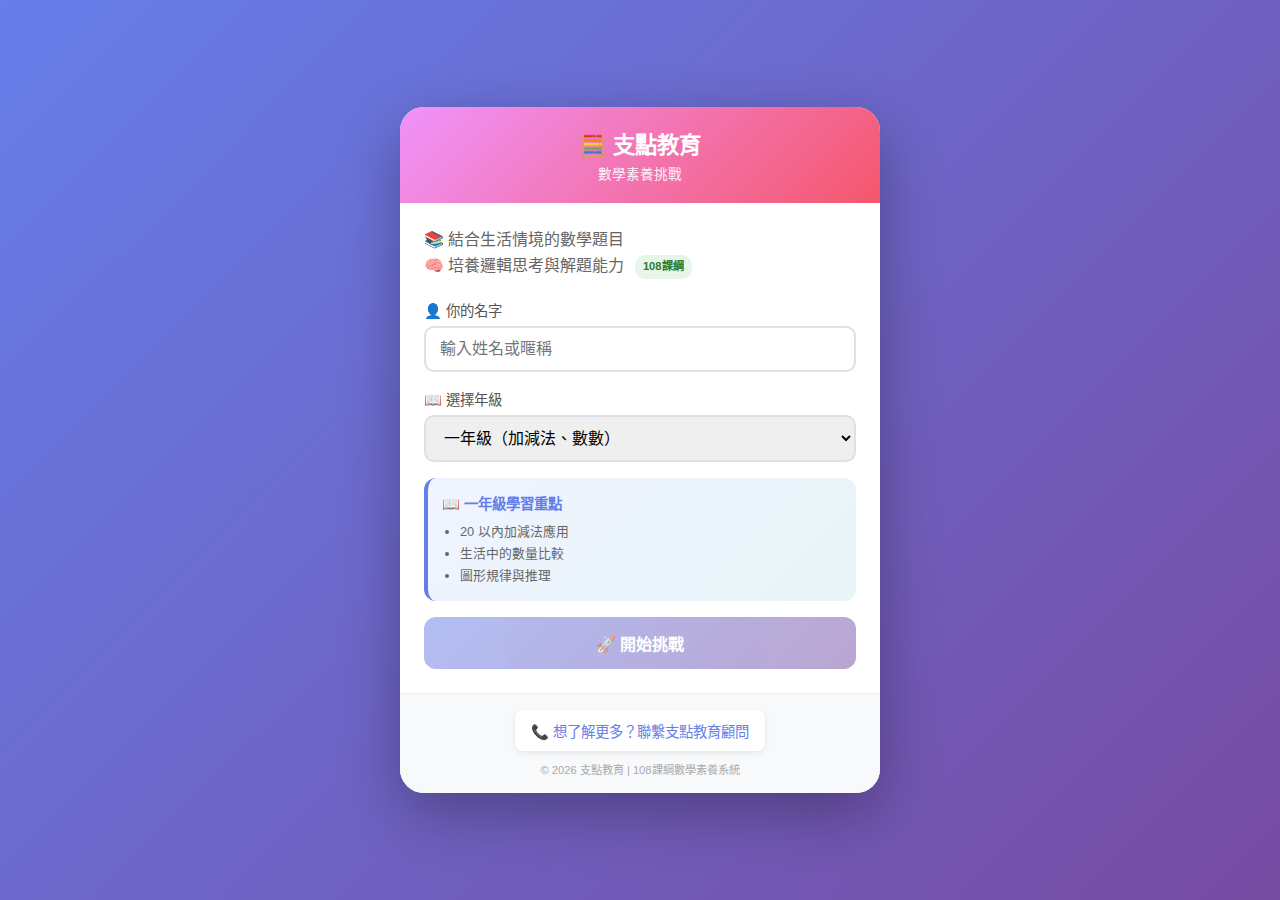
<file: index-original.html>
<!DOCTYPE html>
<html lang="zh-TW">
<head>
    <meta charset="UTF-8">
    <meta name="viewport" content="width=device-width, initial-scale=1.0">
    <title>支點教育 - 數學素養挑戰</title>
    <style>
        * {
            margin: 0;
            padding: 0;
            box-sizing: border-box;
        }

        body {
            font-family: -apple-system, BlinkMacSystemFont, 'Segoe UI', 'Microsoft JhengHei', sans-serif;
            background: linear-gradient(135deg, #667eea 0%, #764ba2 100%);
            min-height: 100vh;
            display: flex;
            justify-content: center;
            align-items: center;
            padding: 16px;
        }

        .container {
            background: white;
            border-radius: 24px;
            box-shadow: 0 20px 60px rgba(0,0,0,0.3);
            max-width: 480px;
            width: 100%;
            overflow: hidden;
        }

        .header {
            background: linear-gradient(135deg, #f093fb 0%, #f5576c 100%);
            padding: 20px;
            text-align: center;
            color: white;
        }

        .header h1 {
            font-size: 1.4rem;
            margin-bottom: 4px;
        }

        .header .subtitle {
            font-size: 0.85rem;
            opacity: 0.9;
        }

        .student-name {
            background: rgba(255,255,255,0.2);
            padding: 6px 14px;
            border-radius: 20px;
            display: inline-block;
            margin-top: 10px;
            font-weight: bold;
            font-size: 0.95rem;
        }

        .start-screen, .game-screen, .result-screen {
            display: none;
        }

        .start-screen.active, .game-screen.active, .result-screen.active {
            display: block;
        }

        /* 開始畫面 */
        .start-content {
            padding: 24px;
        }

        .start-content p {
            color: #666;
            margin-bottom: 20px;
            line-height: 1.6;
        }

        .input-group {
            margin-bottom: 16px;
        }

        .input-group label {
            display: block;
            text-align: left;
            margin-bottom: 6px;
            color: #555;
            font-weight: 500;
            font-size: 0.9rem;
        }

        .input-group input, .input-group select {
            width: 100%;
            padding: 12px 14px;
            border: 2px solid #e0e0e0;
            border-radius: 10px;
            font-size: 1rem;
            transition: border-color 0.3s;
        }

        .input-group input:focus, .input-group select:focus {
            outline: none;
            border-color: #667eea;
        }

        .btn {
            background: linear-gradient(135deg, #667eea 0%, #764ba2 100%);
            color: white;
            border: none;
            padding: 14px 28px;
            border-radius: 12px;
            font-size: 1rem;
            font-weight: bold;
            cursor: pointer;
            transition: transform 0.2s, box-shadow 0.2s;
            width: 100%;
        }

        .btn:hover {
            transform: translateY(-2px);
            box-shadow: 0 6px 16px rgba(102, 126, 234, 0.4);
        }

        .btn:disabled {
            opacity: 0.5;
            cursor: not-allowed;
            transform: none;
        }

        .grade-info {
            background: linear-gradient(135deg, #f0f4ff 0%, #e8f4f8 100%);
            border-radius: 12px;
            padding: 14px;
            margin-bottom: 16px;
            text-align: left;
            border-left: 4px solid #667eea;
        }

        .grade-info h4 {
            color: #667eea;
            margin-bottom: 8px;
            font-size: 0.9rem;
        }

        .grade-info ul {
            margin: 0;
            padding-left: 18px;
            color: #666;
            font-size: 0.8rem;
        }

        .grade-info li {
            margin-bottom: 3px;
        }

        /* 遊戲畫面 */
        .game-content {
            padding: 20px;
        }

        .game-stats {
            display: flex;
            justify-content: space-between;
            margin-bottom: 16px;
            gap: 8px;
        }

        .stat {
            text-align: center;
            padding: 8px 10px;
            background: #f8f9fa;
            border-radius: 10px;
            flex: 1;
        }

        .stat-value {
            font-size: 1.2rem;
            font-weight: bold;
            color: #333;
        }

        .stat-label {
            font-size: 0.7rem;
            color: #888;
            margin-top: 2px;
        }

        .lives .stat-value {
            font-size: 1.1rem;
        }

        .timer {
            background: linear-gradient(135deg, #667eea, #764ba2);
            color: white;
        }

        .timer.warning {
            background: linear-gradient(135deg, #ff6b6b, #ee5a5a);
            animation: pulse 0.5s infinite;
        }

        @keyframes pulse {
            0%, 100% { transform: scale(1); }
            50% { transform: scale(1.03); }
        }

        .question-card {
            background: linear-gradient(145deg, #f8f9ff 0%, #fff5f8 100%);
            border-radius: 16px;
            padding: 20px;
            margin-bottom: 16px;
            border: 1px solid #eee;
        }

        .question-header {
            display: flex;
            justify-content: space-between;
            align-items: center;
            margin-bottom: 12px;
            padding-bottom: 10px;
            border-bottom: 1px dashed #ddd;
        }

        .question-number {
            font-size: 0.8rem;
            color: #888;
        }

        .question-tag {
            background: linear-gradient(135deg, #667eea, #764ba2);
            color: white;
            padding: 4px 10px;
            border-radius: 12px;
            font-size: 0.75rem;
            font-weight: bold;
        }

        .question-scene {
            background: white;
            border-radius: 12px;
            padding: 16px;
            margin-bottom: 14px;
            text-align: center;
            border: 2px dashed #e0e0e0;
            min-height: 80px;
            display: flex;
            flex-direction: column;
            justify-content: center;
            align-items: center;
        }

        .scene-visual {
            font-size: 1.6rem;
            line-height: 1.8;
            margin-bottom: 8px;
        }

        .scene-desc {
            font-size: 0.85rem;
            color: #666;
        }

        .question-text {
            font-size: 1.05rem;
            font-weight: 600;
            color: #333;
            line-height: 1.6;
            text-align: center;
        }

        .options {
            display: grid;
            grid-template-columns: 1fr 1fr;
            gap: 10px;
        }

        .option {
            background: white;
            border: 2px solid #e8e8e8;
            border-radius: 12px;
            padding: 14px 10px;
            font-size: 0.95rem;
            font-weight: 600;
            cursor: pointer;
            transition: all 0.2s;
            text-align: center;
            color: #333;
        }

        .option:hover {
            border-color: #667eea;
            background: #f8f9ff;
            transform: translateY(-2px);
        }

        .option:active {
            transform: translateY(0);
        }

        .option.correct {
            background: linear-gradient(135deg, #d4edda, #c3e6cb);
            border-color: #28a745;
            color: #155724;
        }

        .option.wrong {
            background: linear-gradient(135deg, #f8d7da, #f5c6cb);
            border-color: #dc3545;
            color: #721c24;
        }

        .option.disabled {
            pointer-events: none;
            opacity: 0.7;
        }

        .feedback {
            text-align: center;
            margin-top: 12px;
            font-size: 0.95rem;
            font-weight: bold;
            min-height: 24px;
        }

        .feedback.correct {
            color: #28a745;
        }

        .feedback.wrong {
            color: #dc3545;
        }

        /* 結果畫面 */
        .result-content {
            padding: 24px;
            text-align: center;
        }

        .result-score {
            font-size: 3.5rem;
            font-weight: bold;
            background: linear-gradient(135deg, #667eea, #764ba2);
            -webkit-background-clip: text;
            -webkit-text-fill-color: transparent;
            background-clip: text;
            margin: 12px 0;
        }

        .result-label {
            color: #888;
            font-size: 0.9rem;
        }

        .result-stats {
            display: flex;
            justify-content: center;
            gap: 16px;
            margin: 20px 0;
        }

        .result-stat {
            background: #f8f9fa;
            padding: 14px 20px;
            border-radius: 12px;
            min-width: 70px;
        }

        .result-stat-value {
            font-size: 1.4rem;
            font-weight: bold;
            color: #333;
        }

        .result-stat-label {
            font-size: 0.75rem;
            color: #888;
            margin-top: 4px;
        }

        .result-message {
            background: linear-gradient(135deg, #f0f4ff, #fff5f8);
            border-radius: 12px;
            padding: 14px;
            margin: 16px 0;
            font-size: 0.9rem;
            color: #555;
        }

        .btn-group {
            display: flex;
            gap: 10px;
            margin-top: 16px;
        }

        .btn-secondary {
            background: #f0f0f0;
            color: #333;
            flex: 1;
        }

        .btn-secondary:hover {
            background: #e0e0e0;
            box-shadow: none;
            transform: none;
        }

        .btn-primary {
            flex: 1;
        }

        /* 錯題回顧 */
        .wrong-section {
            margin-top: 20px;
            text-align: left;
        }

        .wrong-title {
            color: #dc3545;
            font-size: 0.95rem;
            margin-bottom: 12px;
            display: flex;
            align-items: center;
            gap: 6px;
        }

        .wrong-list {
            max-height: 250px;
            overflow-y: auto;
        }

        .wrong-item {
            background: #fff;
            border: 1px solid #f0d0d0;
            border-left: 4px solid #dc3545;
            border-radius: 8px;
            padding: 12px;
            margin-bottom: 10px;
        }

        .wrong-q {
            font-weight: 600;
            color: #333;
            font-size: 0.85rem;
            margin-bottom: 8px;
        }

        .wrong-answers {
            font-size: 0.8rem;
            margin-bottom: 8px;
        }

        .wrong-your {
            color: #dc3545;
        }

        .wrong-correct {
            color: #28a745;
        }

        .wrong-explain {
            background: #f8f9fa;
            border-radius: 6px;
            padding: 8px 10px;
            font-size: 0.8rem;
            color: #555;
            line-height: 1.5;
        }

        /* Footer */
        .footer {
            background: #f8f9fa;
            padding: 16px;
            text-align: center;
            border-top: 1px solid #eee;
        }

        .consultant-link {
            display: inline-flex;
            align-items: center;
            gap: 6px;
            color: #667eea;
            text-decoration: none;
            font-weight: 500;
            padding: 10px 16px;
            background: white;
            border-radius: 8px;
            box-shadow: 0 2px 6px rgba(0,0,0,0.08);
            transition: all 0.2s;
            font-size: 0.9rem;
        }

        .consultant-link:hover {
            transform: translateY(-1px);
            box-shadow: 0 4px 10px rgba(0,0,0,0.12);
        }

        .copyright {
            margin-top: 10px;
            font-size: 0.7rem;
            color: #aaa;
        }

        /* Badge */
        .badge {
            display: inline-block;
            padding: 3px 8px;
            border-radius: 10px;
            font-size: 0.7rem;
            font-weight: bold;
            margin-left: 6px;
            vertical-align: middle;
        }

        .badge-108 {
            background: #e8f5e9;
            color: #2e7d32;
        }
    </style>
</head>
<body>
    <div class="container">
        <!-- 開始畫面 -->
        <div class="start-screen active" id="startScreen">
            <div class="header">
                <h1>🧮 支點教育</h1>
                <div class="subtitle">數學素養挑戰</div>
            </div>
            <div class="start-content">
                <p>
                    📚 結合生活情境的數學題目<br>
                    🧠 培養邏輯思考與解題能力
                    <span class="badge badge-108">108課綱</span>
                </p>
                
                <div class="input-group">
                    <label>👤 你的名字</label>
                    <input type="text" id="studentName" placeholder="輸入姓名或暱稱">
                </div>

                <div class="input-group">
                    <label>📖 選擇年級</label>
                    <select id="gradeSelect">
                        <option value="1">一年級（加減法、數數）</option>
                        <option value="2">二年級（乘法、找零）</option>
                        <option value="3">三年級（除法、時間）</option>
                        <option value="4">四年級（分數、面積）</option>
                        <option value="5">五年級（小數、體積）</option>
                        <option value="6">六年級（比例、圓）</option>
                    </select>
                </div>

                <div class="grade-info" id="gradeInfo">
                    <h4>📖 一年級學習重點</h4>
                    <ul>
                        <li>20 以內加減法應用</li>
                        <li>生活中的數量比較</li>
                        <li>圖形規律與推理</li>
                    </ul>
                </div>

                <button class="btn" id="startBtn" disabled>🚀 開始挑戰</button>
            </div>
        </div>

        <!-- 遊戲畫面 -->
        <div class="game-screen" id="gameScreen">
            <div class="header">
                <h1>🧮 支點教育</h1>
                <div class="student-name" id="displayName"></div>
            </div>
            
            <div class="game-content">
                <div class="game-stats">
                    <div class="stat timer" id="timerBox">
                        <div class="stat-value" id="timeLeft">15</div>
                        <div class="stat-label">秒</div>
                    </div>
                    <div class="stat">
                        <div class="stat-value" id="score">0</div>
                        <div class="stat-label">得分</div>
                    </div>
                    <div class="stat lives">
                        <div class="stat-value" id="lives">❤️❤️❤️</div>
                        <div class="stat-label">生命</div>
                    </div>
                </div>

                <div class="question-card">
                    <div class="question-header">
                        <span class="question-number" id="questionNumber">第 1 題 / 共 12 題</span>
                        <span class="question-tag" id="questionTag">生活應用</span>
                    </div>
                    
                    <div class="question-scene" id="questionScene">
                        <div class="scene-visual" id="sceneVisual"></div>
                        <div class="scene-desc" id="sceneDesc"></div>
                    </div>
                    
                    <div class="question-text" id="questionText"></div>
                </div>

                <div class="options" id="options"></div>
                
                <div class="feedback" id="feedback"></div>
            </div>
        </div>

        <!-- 結果畫面 -->
        <div class="result-screen" id="resultScreen">
            <div class="header">
                <h1>🎉 挑戰完成！</h1>
                <div class="student-name" id="resultName"></div>
            </div>
            
            <div class="result-content">
                <div class="result-label">最終得分</div>
                <div class="result-score" id="finalScore">0</div>

                <div class="result-stats">
                    <div class="result-stat">
                        <div class="result-stat-value" id="correctCount">0</div>
                        <div class="result-stat-label">答對</div>
                    </div>
                    <div class="result-stat">
                        <div class="result-stat-value" id="wrongCount">0</div>
                        <div class="result-stat-label">答錯</div>
                    </div>
                    <div class="result-stat">
                        <div class="result-stat-value" id="accuracy">0%</div>
                        <div class="result-stat-label">正確率</div>
                    </div>
                </div>

                <div class="result-message" id="resultMessage"></div>

                <div class="wrong-section" id="wrongSection" style="display: none;">
                    <div class="wrong-title">📝 錯題回顧</div>
                    <div class="wrong-list" id="wrongList"></div>
                </div>

                <div class="btn-group">
                    <button class="btn btn-secondary" id="homeBtn">🏠 回首頁</button>
                    <button class="btn btn-primary" id="retryBtn">🔄 再挑戰</button>
                </div>
            </div>
        </div>

        <!-- Footer -->
        <div class="footer">
            <a href="#" class="consultant-link" id="consultantLink">
                📞 想了解更多？聯繫支點教育顧問
            </a>
            <p class="copyright">© 2026 支點教育 | 108課綱數學素養系統</p>
        </div>
    </div>

    <script>
        // ========== 題庫 ==========
        const questionBank = {
            1: {
                name: "一年級",
                info: ["20 以內加減法應用", "生活中的數量比較", "圖形規律與推理"],
                timeLimit: 20,
                questions: [
                    {
                        tag: "購物計算",
                        scene: "🍎🍎🍎🍎🍎 ➕ 🍎🍎🍎",
                        sceneDesc: "籃子裡的蘋果",
                        q: "籃子裡有 5 顆蘋果，媽媽又放了 3 顆進去，現在有幾顆？",
                        answer: "8 顆",
                        options: ["7 顆", "8 顆", "9 顆", "6 顆"],
                        explain: "5 + 3 = 8。把原本的 5 顆再加 3 顆，數數看：6、7、8！"
                    },
                    {
                        tag: "分享問題",
                        scene: "🍬🍬🍬🍬🍬🍬🍬🍬🍬🍬🍬🍬\n      ↓ 吃掉 5 顆\n🍬🍬🍬🍬🍬🍬🍬",
                        sceneDesc: "糖果變少了",
                        q: "小明有 12 顆糖果，吃了 5 顆，還剩幾顆？",
                        answer: "7 顆",
                        options: ["6 顆", "7 顆", "8 顆", "5 顆"],
                        explain: "12 - 5 = 7。從 12 往回數 5 個：11、10、9、8、7。"
                    },
                    {
                        tag: "找規律",
                        scene: "🔴 🔵 🔴 🔵 🔴 ❓",
                        sceneDesc: "下一個是什麼顏色？",
                        q: "觀察規律，問號應該是什麼顏色的球？",
                        answer: "藍色 🔵",
                        options: ["紅色 🔴", "藍色 🔵", "黃色 🟡", "綠色 🟢"],
                        explain: "規律是「紅藍紅藍」交替，紅色後面一定是藍色！"
                    },
                    {
                        tag: "排隊問題",
                        scene: "👦👧👦👧👦[我]👧👦👧",
                        sceneDesc: "小明在排隊",
                        q: "小明前面有 5 人，後面有 3 人，這排共有幾人？",
                        answer: "9 人",
                        options: ["8 人", "9 人", "10 人", "7 人"],
                        explain: "前面 5 人 + 小明自己 1 人 + 後面 3 人 = 9 人。別忘了數自己！"
                    },
                    {
                        tag: "比較多少",
                        scene: "小花：⭐⭐⭐⭐⭐⭐⭐⭐\n小草：⭐⭐⭐⭐⭐",
                        sceneDesc: "誰的星星比較多？",
                        q: "小花有 8 顆星星，小草有 5 顆，小花比小草多幾顆？",
                        answer: "多 3 顆",
                        options: ["多 2 顆", "多 3 顆", "多 4 顆", "多 13 顆"],
                        explain: "比較差距用減法：8 - 5 = 3，小花多 3 顆。"
                    },
                    {
                        tag: "數字規律",
                        scene: "2 → 4 → 6 → 8 → ❓",
                        sceneDesc: "數字接龍",
                        q: "觀察規律，問號應該填什麼數字？",
                        answer: "10",
                        options: ["9", "10", "11", "12"],
                        explain: "每次都 +2：2、4、6、8、10。這些都是偶數喔！"
                    },
                    {
                        tag: "動物園",
                        scene: "🐘🐘🐘 和 🦒🦒🦒🦒🦒",
                        sceneDesc: "動物園裡的動物",
                        q: "動物園有 3 隻大象和 5 隻長頸鹿，一共幾隻？",
                        answer: "8 隻",
                        options: ["7 隻", "8 隻", "9 隻", "2 隻"],
                        explain: "3 + 5 = 8 隻。大象加長頸鹿，總共 8 隻動物。"
                    },
                    {
                        tag: "雞蛋問題",
                        scene: "🥚🥚🥚🥚🥚🥚🥚🥚🥚🥚\n        ↓ 煎蛋 🍳🍳🍳🍳",
                        sceneDesc: "媽媽在煎蛋",
                        q: "盒子有 10 顆蛋，煎了 4 顆，還剩幾顆？",
                        answer: "6 顆",
                        options: ["5 顆", "6 顆", "7 顆", "14 顆"],
                        explain: "10 - 4 = 6。煎掉 4 顆，還有 6 顆在盒子裡。"
                    },
                    {
                        tag: "存錢筒",
                        scene: "🐷💰\n原本 7 個 ➕ 爸爸給 5 個",
                        sceneDesc: "小豬撲滿",
                        q: "存錢筒有 7 個硬幣，爸爸又給 5 個，現在有幾個？",
                        answer: "12 個",
                        options: ["11 個", "12 個", "13 個", "10 個"],
                        explain: "7 + 5 = 12。可以先湊十：7 + 3 = 10，還剩 2，10 + 2 = 12。"
                    },
                    {
                        tag: "公車問題",
                        scene: "🚌\n下車 3 人 ⬇️  ⬆️ 上車 5 人",
                        sceneDesc: "公車到站了",
                        q: "公車上原本有 8 人，到站後下車 3 人、上車 5 人，現在幾人？",
                        answer: "10 人",
                        options: ["9 人", "10 人", "11 人", "6 人"],
                        explain: "8 - 3 + 5 = 10。先下車變 5 人，再上車變 10 人。"
                    },
                    {
                        tag: "跳格子",
                        scene: "1 → 3 → 5 → 7 → ❓",
                        sceneDesc: "跳跳跳",
                        q: "按照規律，下一格是多少？",
                        answer: "9",
                        options: ["8", "9", "10", "11"],
                        explain: "每次 +2：1、3、5、7、9。這些都是奇數！"
                    },
                    {
                        tag: "分餅乾",
                        scene: "🍪🍪🍪🍪🍪🍪🍪🍪🍪\n     ↓ 給朋友 4 片",
                        sceneDesc: "分享給好朋友",
                        q: "小美有 9 片餅乾，給朋友 4 片，自己還有幾片？",
                        answer: "5 片",
                        options: ["4 片", "5 片", "6 片", "13 片"],
                        explain: "9 - 4 = 5。分享後自己還有 5 片餅乾。"
                    }
                ]
            },
            2: {
                name: "二年級",
                info: ["100 以內加減法", "乘法與九九乘法", "認識錢幣與找零"],
                timeLimit: 18,
                questions: [
                    {
                        tag: "買東西",
                        scene: "🍫 15元\n🥤 20元\n💰 付錢囉！",
                        sceneDesc: "便利商店購物",
                        q: "巧克力 15 元、飲料 20 元，一起買要多少錢？",
                        answer: "35 元",
                        options: ["30 元", "35 元", "40 元", "25 元"],
                        explain: "15 + 20 = 35 元。個位 5+0=5，十位 1+2=3。"
                    },
                    {
                        tag: "找零錢",
                        scene: "🍦 23元\n💵 給老闆 50元\n💰 找錢...",
                        sceneDesc: "買冰淇淋",
                        q: "冰淇淋 23 元，給 50 元，要找回多少？",
                        answer: "27 元",
                        options: ["23 元", "27 元", "33 元", "17 元"],
                        explain: "50 - 23 = 27 元。從 23 數到 50，中間差 27。"
                    },
                    {
                        tag: "乘法應用",
                        scene: "📦📦📦📦📦\n每盒 6 顆蛋",
                        sceneDesc: "買雞蛋",
                        q: "一盒 6 顆蛋，買 5 盒共有幾顆？",
                        answer: "30 顆",
                        options: ["25 顆", "30 顆", "35 顆", "11 顆"],
                        explain: "5 × 6 = 30 顆。五六三十！"
                    },
                    {
                        tag: "座位排列",
                        scene: "👤👤👤👤 ← 每排 4 人\n👤👤👤👤\n👤👤👤👤\n（共 7 排）",
                        sceneDesc: "教室座位",
                        q: "每排 4 人，共 7 排，教室有幾人？",
                        answer: "28 人",
                        options: ["24 人", "28 人", "32 人", "11 人"],
                        explain: "7 × 4 = 28。七四二十八！"
                    },
                    {
                        tag: "花錢記錄",
                        scene: "🐷 存款：45元\n🍭 買糖：18元\n💰 還剩...",
                        sceneDesc: "零用錢",
                        q: "存了 45 元，買糖花 18 元，還剩多少？",
                        answer: "27 元",
                        options: ["23 元", "27 元", "33 元", "63 元"],
                        explain: "45 - 18 = 27。借位算：15 - 8 = 7，3 - 1 = 2。"
                    },
                    {
                        tag: "乘法應用",
                        scene: "🌷🌷🌷🌷🌷🌷🌷🌷 × 3人",
                        sceneDesc: "種花比賽",
                        q: "3 個人各種 8 朵花，共種幾朵？",
                        answer: "24 朵",
                        options: ["16 朵", "24 朵", "32 朵", "11 朵"],
                        explain: "3 × 8 = 24 朵。三八二十四！"
                    },
                    {
                        tag: "平分問題",
                        scene: "🍊🍊🍊🍊🍊🍊🍊🍊🍊\n     ÷ 3 個小朋友",
                        sceneDesc: "分橘子",
                        q: "9 個橘子平分給 3 人，每人幾個？",
                        answer: "3 個",
                        options: ["2 個", "3 個", "4 個", "6 個"],
                        explain: "9 ÷ 3 = 3 個。把 9 個分成 3 份，每份 3 個。"
                    },
                    {
                        tag: "文具購買",
                        scene: "✏️ 8元/支\n🛒 買 7 支",
                        sceneDesc: "買鉛筆",
                        q: "鉛筆 8 元一支，買 7 支要多少錢？",
                        answer: "56 元",
                        options: ["48 元", "56 元", "64 元", "15 元"],
                        explain: "7 × 8 = 56 元。七八五十六！"
                    },
                    {
                        tag: "運動分組",
                        scene: "👥👥👥👥👥👥\n54 人 ÷ 6 組",
                        sceneDesc: "體育課分組",
                        q: "54 人平分成 6 組，每組幾人？",
                        answer: "9 人",
                        options: ["7 人", "8 人", "9 人", "10 人"],
                        explain: "54 ÷ 6 = 9 人。六九五十四！"
                    },
                    {
                        tag: "收集數量",
                        scene: "早上：🥚×32\n下午：🥚×28",
                        sceneDesc: "農場收雞蛋",
                        q: "早上收 32 顆蛋，下午收 28 顆，共收幾顆？",
                        answer: "60 顆",
                        options: ["50 顆", "56 顆", "60 顆", "64 顆"],
                        explain: "32 + 28 = 60 顆。個位 2+8=10 要進位！"
                    },
                    {
                        tag: "比較問題",
                        scene: "🎈紅：36 顆\n🎈藍：48 顆",
                        sceneDesc: "數氣球",
                        q: "紅氣球 36 顆，藍氣球 48 顆，藍比紅多幾顆？",
                        answer: "12 顆",
                        options: ["10 顆", "12 顆", "14 顆", "84 顆"],
                        explain: "48 - 36 = 12 顆。比較多少就用減法！"
                    },
                    {
                        tag: "貼紙收集",
                        scene: "📅 一週 7 天\n⭐ 每天 5 張",
                        sceneDesc: "集貼紙",
                        q: "每天得 5 張貼紙，一週可得幾張？",
                        answer: "35 張",
                        options: ["30 張", "35 張", "40 張", "12 張"],
                        explain: "7 × 5 = 35 張。七五三十五！"
                    }
                ]
            },
            3: {
                name: "三年級",
                info: ["三位數加減與乘除", "時間計算", "長度重量換算"],
                timeLimit: 18,
                questions: [
                    {
                        tag: "租車問題",
                        scene: "🚌 每車 45 人\n👥 全校 236 人",
                        sceneDesc: "校外教學租車",
                        q: "236 人去旅行，每車坐 45 人，至少要幾輛車？",
                        answer: "6 輛",
                        options: ["5 輛", "6 輛", "7 輛", "4 輛"],
                        explain: "236 ÷ 45 = 5...11，5輛載225人，剩11人還要1輛，共6輛。"
                    },
                    {
                        tag: "電影時間",
                        scene: "🎬 開演：2:30\n⏱️ 片長：1小時45分",
                        sceneDesc: "看電影",
                        q: "電影 2:30 開始，片長 1 小時 45 分，幾點結束？",
                        answer: "4:15",
                        options: ["3:45", "4:00", "4:15", "4:30"],
                        explain: "2:30 + 1:45，分鐘 30+45=75=1小時15分，答案 4:15。"
                    },
                    {
                        tag: "身高比較",
                        scene: "👨 爸爸：178 公分\n👦 小明：125 公分",
                        sceneDesc: "量身高",
                        q: "爸爸 178 公分，小明 125 公分，爸爸高多少？",
                        answer: "53 公分",
                        options: ["43 公分", "53 公分", "63 公分", "47 公分"],
                        explain: "178 - 125 = 53 公分。"
                    },
                    {
                        tag: "購物計算",
                        scene: "📓 35元 × 8本\n✏️ 12元 × 6支",
                        sceneDesc: "買文具",
                        q: "8 本筆記本（每本 35 元）和 6 支鉛筆（每支 12 元），共多少錢？",
                        answer: "352 元",
                        options: ["332 元", "342 元", "352 元", "362 元"],
                        explain: "35×8=280，12×6=72，280+72=352 元。"
                    },
                    {
                        tag: "重量相加",
                        scene: "🍊 2公斤400克\n🍎 1公斤850克",
                        sceneDesc: "秤水果",
                        q: "橘子和蘋果一共多重？",
                        answer: "4 公斤 250 克",
                        options: ["3公斤250克", "4公斤150克", "4公斤250克", "4公斤350克"],
                        explain: "400+850=1250克=1公斤250克，2+1+1=4公斤250克。"
                    },
                    {
                        tag: "跑步距離",
                        scene: "🏃 操場一圈：200 公尺\n🔄 跑了 8 圈",
                        sceneDesc: "體育課",
                        q: "操場一圈 200 公尺，跑 8 圈共多少公尺？",
                        answer: "1600 公尺",
                        options: ["1400 公尺", "1600 公尺", "1800 公尺", "2000 公尺"],
                        explain: "8 × 200 = 1600 公尺 = 1.6 公里。"
                    },
                    {
                        tag: "借書期限",
                        scene: "📅 借書：3月15日\n⏰ 可借：21天",
                        sceneDesc: "圖書館借書",
                        q: "3月15日借書，借期21天，最晚哪天還？",
                        answer: "4 月 5 日",
                        options: ["4月3日", "4月4日", "4月5日", "4月6日"],
                        explain: "3月有31天，15+21=36，36-31=5，4月5日。"
                    },
                    {
                        tag: "平分問題",
                        scene: "🍬 72 顆糖果\n÷ 8 個小朋友",
                        sceneDesc: "分糖果",
                        q: "72 顆糖果分給 8 人，每人幾顆？",
                        answer: "9 顆",
                        options: ["7 顆", "8 顆", "9 顆", "10 顆"],
                        explain: "72 ÷ 8 = 9 顆。八九七十二！"
                    },
                    {
                        tag: "火車旅行",
                        scene: "🚂 出發：9:20\n🏁 抵達：11:05",
                        sceneDesc: "坐火車",
                        q: "9:20 出發，11:05 到達，坐了多久？",
                        answer: "1 小時 45 分",
                        options: ["1小時35分", "1小時45分", "1小時55分", "2小時15分"],
                        explain: "9:20 到 10:20 是 1 小時，10:20 到 11:05 是 45 分。"
                    },
                    {
                        tag: "班費計算",
                        scene: "💰 班費：1250 元\n📚 買書：456 元\n🎨 美術：328 元",
                        sceneDesc: "班級支出",
                        q: "班費 1250 元，買書 456 元、美術 328 元，還剩多少？",
                        answer: "466 元",
                        options: ["456 元", "466 元", "476 元", "486 元"],
                        explain: "456+328=784，1250-784=466 元。"
                    },
                    {
                        tag: "蛋糕切片",
                        scene: "🎂 每個切 8 片\n🍽️ 需要 56 片",
                        sceneDesc: "準備蛋糕",
                        q: "每個蛋糕切 8 片，需要 56 片，要幾個蛋糕？",
                        answer: "7 個",
                        options: ["6 個", "7 個", "8 個", "9 個"],
                        explain: "56 ÷ 8 = 7 個。八七五十六！"
                    },
                    {
                        tag: "倒水問題",
                        scene: "🫗 大水壺：2 公升\n🥛 小杯子：250 毫升",
                        sceneDesc: "裝水",
                        q: "2 公升的水可以倒滿幾個 250 毫升的杯子？",
                        answer: "8 個",
                        options: ["6 個", "7 個", "8 個", "10 個"],
                        explain: "2公升=2000毫升，2000÷250=8 個。"
                    }
                ]
            },
            4: {
                name: "四年級",
                info: ["四則混合運算", "分數基本概念", "面積與周長"],
                timeLimit: 18,
                questions: [
                    {
                        tag: "披薩分享",
                        scene: "🍕 切成 8 片\n小明吃 3 片 🧑\n小華吃 2 片 👧",
                        sceneDesc: "分披薩",
                        q: "披薩切 8 片，小明吃 3 片、小華吃 2 片，共吃了幾分之幾？",
                        answer: "8 分之 5",
                        options: ["8分之4", "8分之5", "8分之6", "5分之8"],
                        explain: "3/8 + 2/8 = 5/8。同分母分數相加，分子相加。"
                    },
                    {
                        tag: "購物找零",
                        scene: "🧋 55元 × 3杯\n💵 付 200 元",
                        sceneDesc: "買飲料",
                        q: "奶茶 55 元，買 3 杯給 200 元，找回多少？",
                        answer: "35 元",
                        options: ["25 元", "30 元", "35 元", "45 元"],
                        explain: "55×3=165 元，200-165=35 元。"
                    },
                    {
                        tag: "面積計算",
                        scene: "📐 長 9 公尺\n📐 寬 7 公尺",
                        sceneDesc: "教室地板",
                        q: "教室長 9 公尺、寬 7 公尺，面積是多少？",
                        answer: "63 平方公尺",
                        options: ["56 平方公尺", "63 平方公尺", "72 平方公尺", "32 平方公尺"],
                        explain: "面積 = 長 × 寬 = 9 × 7 = 63 平方公尺。"
                    },
                    {
                        tag: "運算順序",
                        scene: "🔢 24 + 6 × 5 - 10",
                        sceneDesc: "先乘除後加減",
                        q: "24 + 6 × 5 - 10 = ？",
                        answer: "44",
                        options: ["40", "44", "80", "140"],
                        explain: "先算 6×5=30，再算 24+30-10=44。"
                    },
                    {
                        tag: "分數減法",
                        scene: "🎂 一個蛋糕\n吃掉：1/4 + 2/4",
                        sceneDesc: "蛋糕剩多少",
                        q: "小明吃 1/4、小美吃 2/4，蛋糕還剩幾分之幾？",
                        answer: "1/4",
                        options: ["1/4", "2/4", "3/4", "1/2"],
                        explain: "吃掉 1/4+2/4=3/4，剩下 4/4-3/4=1/4。"
                    },
                    {
                        tag: "括號運算",
                        scene: "🔢 (15 + 9) ÷ 6 × 2",
                        sceneDesc: "括號先算",
                        q: "(15 + 9) ÷ 6 × 2 = ？",
                        answer: "8",
                        options: ["6", "8", "12", "16"],
                        explain: "括號先：15+9=24，再算 24÷6=4，4×2=8。"
                    },
                    {
                        tag: "周長計算",
                        scene: "📐 正方形\n每邊 15 公尺",
                        sceneDesc: "計算周長",
                        q: "正方形每邊 15 公尺，周長是多少？",
                        answer: "60 公尺",
                        options: ["45 公尺", "60 公尺", "75 公尺", "225 公尺"],
                        explain: "正方形周長 = 邊長 × 4 = 15 × 4 = 60 公尺。"
                    },
                    {
                        tag: "等值分數",
                        scene: "⏱️ 跑步 1/3 小時\n⏱️ 游泳 2/6 小時",
                        sceneDesc: "運動時間",
                        q: "跑步 1/3 小時和游泳 2/6 小時，哪個比較長？",
                        answer: "一樣長",
                        options: ["跑步", "游泳", "一樣長", "無法比"],
                        explain: "1/3 = 2/6，所以一樣長！這叫等值分數。"
                    },
                    {
                        tag: "面積應用",
                        scene: "📐 長 36 公尺、寬 25 公尺\n🚗 每格 9 平方公尺",
                        sceneDesc: "停車場",
                        q: "停車場 36×25 公尺，每格 9 平方公尺，最多幾格？",
                        answer: "100 格",
                        options: ["90 格", "100 格", "110 格", "120 格"],
                        explain: "36×25=900，900÷9=100 格。"
                    },
                    {
                        tag: "複合計算",
                        scene: "🍎 12顆 × 45元\n🍊 8顆 × 30元",
                        sceneDesc: "水果禮盒",
                        q: "12 顆蘋果（45元/顆）和 8 顆橘子（30元/顆），共多少錢？",
                        answer: "780 元",
                        options: ["720 元", "750 元", "780 元", "810 元"],
                        explain: "12×45=540，8×30=240，540+240=780 元。"
                    },
                    {
                        tag: "運算順序",
                        scene: "🔢 100 - 36 ÷ 4 + 8 × 3",
                        sceneDesc: "混合運算",
                        q: "100 - 36 ÷ 4 + 8 × 3 = ？",
                        answer: "115",
                        options: ["105", "115", "125", "91"],
                        explain: "36÷4=9，8×3=24，100-9+24=115。"
                    },
                    {
                        tag: "分數比較",
                        scene: "🔢 3/5 vs 4/7\n哪個大？",
                        sceneDesc: "比大小",
                        q: "3/5 和 4/7 哪個比較大？",
                        answer: "3/5 較大",
                        options: ["3/5 較大", "4/7 較大", "一樣大", "無法比"],
                        explain: "通分：3/5=21/35，4/7=20/35，21>20。"
                    }
                ]
            },
            5: {
                name: "五年級",
                info: ["小數運算", "體積與容積", "比率與百分比"],
                timeLimit: 20,
                questions: [
                    {
                        tag: "小數加法",
                        scene: "🍊 0.75 公升\n🍋 0.4 公升\n💧 0.35 公升",
                        sceneDesc: "調果汁",
                        q: "柳橙汁 0.75L、檸檬汁 0.4L、水 0.35L，共幾公升？",
                        answer: "1.5 公升",
                        options: ["1.4 公升", "1.5 公升", "1.6 公升", "1.05 公升"],
                        explain: "0.75+0.4+0.35=1.5 公升。小數點對齊相加。"
                    },
                    {
                        tag: "百分比",
                        scene: "👥 全班 40 人\n✨ 90分以上 12 人",
                        sceneDesc: "考試成績",
                        q: "40 人中 12 人 90 分以上，佔百分之多少？",
                        answer: "30%",
                        options: ["25%", "30%", "35%", "40%"],
                        explain: "12÷40=0.3=30%。"
                    },
                    {
                        tag: "體積計算",
                        scene: "🐠 長 60cm 寬 30cm 高 40cm",
                        sceneDesc: "水族箱",
                        q: "水族箱 60×30×40 公分，容積是幾公升？",
                        answer: "72 公升",
                        options: ["64 公升", "72 公升", "80 公升", "720 公升"],
                        explain: "60×30×40=72000 立方公分=72 公升。"
                    },
                    {
                        tag: "折扣比較",
                        scene: "🏪 A店：800元 打75折\n🏪 B店：900元 減250元",
                        sceneDesc: "比價",
                        q: "A 店 800 元打 75 折，B 店 900 元減 250 元，哪家便宜？",
                        answer: "A 店 600 元",
                        options: ["A店 600元", "B店 650元", "一樣", "A店 750元"],
                        explain: "A：800×0.75=600。B：900-250=650。A較便宜。"
                    },
                    {
                        tag: "速度計算",
                        scene: "🚗 ═══════════════ 🏁\n    120 公里  1.5 小時",
                        sceneDesc: "開車旅行",
                        q: "開車 120 公里花 1.5 小時，平均時速多少？",
                        answer: "80 公里/時",
                        options: ["60 公里/時", "70 公里/時", "80 公里/時", "90 公里/時"],
                        explain: "速度=距離÷時間=120÷1.5=80 公里/時。"
                    },
                    {
                        tag: "比例問題",
                        scene: "🍊 果汁：💧 水\n    2  ：  5",
                        sceneDesc: "調飲料比例",
                        q: "果汁:水=2:5，果汁 300 毫升，水要加多少？",
                        answer: "750 毫升",
                        options: ["600 毫升", "700 毫升", "750 毫升", "800 毫升"],
                        explain: "2:5=300:?，300÷2=150，150×5=750。"
                    },
                    {
                        tag: "分數除法",
                        scene: "🍰 3/4 個蛋糕\n÷ 3 個人",
                        sceneDesc: "分蛋糕",
                        q: "3/4 個蛋糕平分給 3 人，每人多少？",
                        answer: "1/4 個",
                        options: ["1/4 個", "1/3 個", "2/4 個", "3/4 個"],
                        explain: "3/4÷3=3/4×1/3=1/4。"
                    },
                    {
                        tag: "利息計算",
                        scene: "💰 存款 5000 元\n📈 年利率 2%",
                        sceneDesc: "銀行存款",
                        q: "5000 元存一年，利率 2%，利息多少？",
                        answer: "100 元",
                        options: ["50 元", "100 元", "200 元", "1000 元"],
                        explain: "利息=5000×2%=5000×0.02=100 元。"
                    },
                    {
                        tag: "打工薪水",
                        scene: "⏰ 工作 3.5 小時\n💵 時薪 176 元",
                        sceneDesc: "計算薪水",
                        q: "打工 3.5 小時，時薪 176 元，賺多少？",
                        answer: "616 元",
                        options: ["596 元", "606 元", "616 元", "626 元"],
                        explain: "3.5×176=616 元。"
                    },
                    {
                        tag: "體積計算",
                        scene: "🧊 正方體\n邊長 5 公分",
                        sceneDesc: "積木體積",
                        q: "邊長 5 公分的正方體，體積是多少？",
                        answer: "125 立方公分",
                        options: ["100 立方公分", "125 立方公分", "150 立方公分", "25 立方公分"],
                        explain: "正方體體積=邊長³=5×5×5=125。"
                    },
                    {
                        tag: "命中率",
                        scene: "🏀 投 25 球\n✅ 進 18 球",
                        sceneDesc: "籃球比賽",
                        q: "投 25 球進 18 球，命中率是多少？",
                        answer: "72%",
                        options: ["68%", "70%", "72%", "75%"],
                        explain: "18÷25=0.72=72%。"
                    },
                    {
                        tag: "小數乘法",
                        scene: "🔢 2.4 × 3.5 = ?",
                        sceneDesc: "計算題",
                        q: "2.4 × 3.5 = ？",
                        answer: "8.4",
                        options: ["7.4", "8.0", "8.4", "8.9"],
                        explain: "24×35=840，小數共2位，答案 8.4。"
                    }
                ]
            },
            6: {
                name: "六年級",
                info: ["圓周長與面積", "比與比值", "統計圖表與機率"],
                timeLimit: 20,
                questions: [
                    {
                        tag: "圓面積比",
                        scene: "🍕 大：直徑 24cm\n🍕 小：直徑 18cm",
                        sceneDesc: "比較披薩大小",
                        q: "大披薩（直徑24cm）是小披薩（直徑18cm）的幾倍？",
                        answer: "約 1.78 倍",
                        options: ["約1.33倍", "約1.5倍", "約1.78倍", "約2倍"],
                        explain: "面積比=(24/2)²:(18/2)²=144:81≈1.78 倍。"
                    },
                    {
                        tag: "圓周長",
                        scene: "🚲 輪子直徑 70cm\n🔄 轉 100 圈",
                        sceneDesc: "騎腳踏車",
                        q: "輪子直徑 70cm，轉 100 圈走多遠？（π=3.14）",
                        answer: "約 220 公尺",
                        options: ["約200公尺", "約210公尺", "約220公尺", "約230公尺"],
                        explain: "周長=3.14×70=219.8cm，100圈≈220公尺。"
                    },
                    {
                        tag: "比值應用",
                        scene: "👦 男生：👧 女生\n   5  ：  3\n全班 40 人",
                        sceneDesc: "班級人數",
                        q: "男女比 5:3，全班 40 人，男生有幾人？",
                        answer: "25 人",
                        options: ["20 人", "24 人", "25 人", "30 人"],
                        explain: "5+3=8份，40÷8=5，男生=5×5=25人。"
                    },
                    {
                        tag: "圓面積",
                        scene: "⭕ 半徑 3 公尺\n🌷 每平方公尺種 5 株",
                        sceneDesc: "圓形花圃",
                        q: "半徑 3m 的圓花圃，每平方公尺種 5 株，約需幾株？",
                        answer: "約 141 株",
                        options: ["約94株", "約127株", "約141株", "約157株"],
                        explain: "面積=3.14×9=28.26，28.26×5≈141株。"
                    },
                    {
                        tag: "比例尺",
                        scene: "🗺️ 比例尺 1:25000\n📏 地圖上 8 公分",
                        sceneDesc: "看地圖",
                        q: "比例尺 1:25000，圖上 8cm 代表實際幾公里？",
                        answer: "2 公里",
                        options: ["0.2 公里", "2 公里", "20 公里", "200 公里"],
                        explain: "8×25000=200000cm=2000m=2km。"
                    },
                    {
                        tag: "機率問題",
                        scene: "🎰 10 張獎券\n🎁 3 張有獎",
                        sceneDesc: "抽獎",
                        q: "10 張券有 3 張有獎，抽一張中獎機率是？",
                        answer: "30%",
                        options: ["3%", "10%", "30%", "70%"],
                        explain: "機率=3÷10=0.3=30%。"
                    },
                    {
                        tag: "圓周長",
                        scene: "⭕ 直徑 14 公分\n（π = 22/7）",
                        sceneDesc: "計算周長",
                        q: "直徑 14cm 的圓，周長是多少？",
                        answer: "44 公分",
                        options: ["42 公分", "44 公分", "46 公分", "48 公分"],
                        explain: "周長=22/7×14=44 公分。"
                    },
                    {
                        tag: "售價計算",
                        scene: "📦 成本 800 元\n📈 加價 25%",
                        sceneDesc: "計算售價",
                        q: "成本 800 元，加價 25% 出售，售價多少？",
                        answer: "1000 元",
                        options: ["900 元", "950 元", "1000 元", "1025 元"],
                        explain: "售價=800×(1+25%)=800×1.25=1000元。"
                    },
                    {
                        tag: "平均數",
                        scene: "📊 85, 92, 78, 88, 97",
                        sceneDesc: "五次考試成績",
                        q: "五次成績 85、92、78、88、97，平均幾分？",
                        answer: "88 分",
                        options: ["86 分", "87 分", "88 分", "89 分"],
                        explain: "(85+92+78+88+97)÷5=440÷5=88分。"
                    },
                    {
                        tag: "相遇問題",
                        scene: "🚂 ← 80km/h  60km/h →🚂\n      相距 280 公里",
                        sceneDesc: "兩車相向",
                        q: "甲乙相距 280km，甲時速 80、乙 60，幾小時相遇？",
                        answer: "2 小時",
                        options: ["1.5 小時", "2 小時", "2.5 小時", "3 小時"],
                        explain: "相向速度=80+60=140，280÷140=2小時。"
                    },
                    {
                        tag: "柱體體積",
                        scene: "📦 底面積 45 cm²\n📏 高 12 cm",
                        sceneDesc: "計算體積",
                        q: "底面積 45 平方公分、高 12 公分，體積是？",
                        answer: "540 立方公分",
                        options: ["480 立方公分", "510 立方公分", "540 立方公分", "570 立方公分"],
                        explain: "柱體體積=底面積×高=45×12=540。"
                    },
                    {
                        tag: "折扣比較",
                        scene: "👔 原價 1200 元\n🅰️ 打 7 折\n🅱️ 先減 200 再打 8 折",
                        sceneDesc: "買衣服",
                        q: "原價 1200，A 打7折、B 先減200再打8折，哪個划算？",
                        answer: "B 方案 800 元",
                        options: ["A方案840元", "B方案800元", "一樣", "A方案800元"],
                        explain: "A：1200×0.7=840。B：(1200-200)×0.8=800。"
                    }
                ]
            }
        };

        // ========== 遊戲狀態 ==========
        let state = {
            name: "",
            grade: 1,
            qIndex: 0,
            score: 0,
            lives: 3,
            combo: 0,
            correct: 0,
            wrong: 0,
            wrongList: [],
            questions: [],
            timeLeft: 15,
            timer: null,
            totalQ: 12
        };

        // ========== DOM ==========
        const $ = id => document.getElementById(id);
        const screens = {
            start: $('startScreen'),
            game: $('gameScreen'),
            result: $('resultScreen')
        };

        // ========== 工具函數 ==========
        function shuffle(arr) {
            const a = [...arr];
            for (let i = a.length - 1; i > 0; i--) {
                const j = Math.floor(Math.random() * (i + 1));
                [a[i], a[j]] = [a[j], a[i]];
            }
            return a;
        }

        function showScreen(name) {
            Object.values(screens).forEach(s => s.classList.remove('active'));
            screens[name].classList.add('active');
        }

        function updateGradeInfo() {
            const g = parseInt($('gradeSelect').value);
            const info = questionBank[g].info;
            $('gradeInfo').innerHTML = `
                <h4>📖 ${questionBank[g].name}學習重點</h4>
                <ul>${info.map(i => `<li>${i}</li>`).join('')}</ul>
            `;
        }

        // ========== 遊戲邏輯 ==========
        function startGame() {
            const g = parseInt($('gradeSelect').value);
            const bank = questionBank[g];
            
            state = {
                name: $('studentName').value.trim(),
                grade: g,
                qIndex: 0,
                score: 0,
                lives: 3,
                combo: 0,
                correct: 0,
                wrong: 0,
                wrongList: [],
                questions: shuffle(bank.questions).slice(0, 12),
                timeLeft: bank.timeLimit,
                timer: null,
                totalQ: 12
            };

            $('displayName').textContent = state.name;
            showScreen('game');
            loadQuestion();
        }

        function loadQuestion() {
            if (state.qIndex >= state.questions.length || state.lives <= 0) {
                endGame();
                return;
            }

            const q = state.questions[state.qIndex];
            const bank = questionBank[state.grade];

            $('questionNumber').textContent = `第 ${state.qIndex + 1} 題 / 共 ${state.totalQ} 題`;
            $('questionTag').textContent = q.tag;
            $('sceneVisual').innerHTML = q.scene.replace(/\n/g, '<br>');
            $('sceneDesc').textContent = q.sceneDesc;
            $('questionText').textContent = q.q;

            const opts = shuffle([...q.options]);
            $('options').innerHTML = opts.map(o => 
                `<button class="option" data-answer="${o}">${o}</button>`
            ).join('');

            document.querySelectorAll('.option').forEach(btn => {
                btn.addEventListener('click', () => handleAnswer(btn, q));
            });

            $('feedback').textContent = '';
            $('feedback').className = 'feedback';

            updateStats();
            startTimer(bank.timeLimit);
        }

        function startTimer(seconds) {
            clearInterval(state.timer);
            state.timeLeft = seconds;
            $('timeLeft').textContent = state.timeLeft;
            $('timerBox').classList.remove('warning');

            state.timer = setInterval(() => {
                state.timeLeft--;
                $('timeLeft').textContent = state.timeLeft;

                if (state.timeLeft <= 5) {
                    $('timerBox').classList.add('warning');
                }

                if (state.timeLeft <= 0) {
                    clearInterval(state.timer);
                    handleTimeout();
                }
            }, 1000);
        }

        function handleTimeout() {
            const q = state.questions[state.qIndex];
            
            document.querySelectorAll('.option').forEach(btn => {
                btn.classList.add('disabled');
                if (btn.dataset.answer === q.answer) {
                    btn.classList.add('correct');
                }
            });

            state.lives--;
            state.wrong++;
            state.combo = 0;
            state.wrongList.push({
                q: q.q,
                tag: q.tag,
                yours: '⏰ 時間到',
                correct: q.answer,
                explain: q.explain
            });

            $('feedback').textContent = `⏰ 時間到！正確答案：${q.answer}`;
            $('feedback').className = 'feedback wrong';

            updateStats();
            setTimeout(nextQuestion, 2000);
        }

        function handleAnswer(btn, q) {
            clearInterval(state.timer);
            const answer = btn.dataset.answer;
            const isCorrect = answer === q.answer;

            document.querySelectorAll('.option').forEach(b => {
                b.classList.add('disabled');
                if (b.dataset.answer === q.answer) {
                    b.classList.add('correct');
                }
            });

            if (isCorrect) {
                btn.classList.add('correct');
                state.combo++;
                state.correct++;

                const base = 100;
                const timeBonus = state.timeLeft * 5;
                const comboBonus = Math.min(state.combo * 15, 60);
                state.score += base + timeBonus + comboBonus;

                if (state.combo >= 2) {
                    $('feedback').textContent = `🔥 ${state.combo} 連擊！+${comboBonus} 獎勵`;
                } else {
                    $('feedback').textContent = '✅ 答對了！';
                }
                $('feedback').className = 'feedback correct';
            } else {
                btn.classList.add('wrong');
                state.lives--;
                state.wrong++;
                state.combo = 0;

                state.wrongList.push({
                    q: q.q,
                    tag: q.tag,
                    yours: answer,
                    correct: q.answer,
                    explain: q.explain
                });

                $('feedback').textContent = `❌ 正確答案：${q.answer}`;
                $('feedback').className = 'feedback wrong';
            }

            updateStats();
            setTimeout(nextQuestion, 1800);
        }

        function nextQuestion() {
            state.qIndex++;
            loadQuestion();
        }

        function updateStats() {
            $('score').textContent = state.score;
            $('lives').textContent = '❤️'.repeat(state.lives) + '🖤'.repeat(3 - state.lives);
        }

        function endGame() {
            clearInterval(state.timer);
            showScreen('result');

            $('resultName').textContent = state.name;
            $('finalScore').textContent = state.score;
            $('correctCount').textContent = state.correct;
            $('wrongCount').textContent = state.wrong;

            const total = state.correct + state.wrong;
            const acc = total > 0 ? Math.round((state.correct / total) * 100) : 0;
            $('accuracy').textContent = acc + '%';

            // 結果訊息
            let msg = '';
            if (acc >= 90) msg = '🏆 太厲害了！數學小天才！';
            else if (acc >= 70) msg = '👍 表現不錯！繼續加油！';
            else if (acc >= 50) msg = '💪 還可以更好，多練習幾次！';
            else msg = '📚 別灰心，多練習就會進步！';
            $('resultMessage').textContent = msg;

            // 錯題回顧
            if (state.wrongList.length > 0) {
                $('wrongSection').style.display = 'block';
                $('wrongList').innerHTML = state.wrongList.map(w => `
                    <div class="wrong-item">
                        <div class="wrong-q">【${w.tag}】${w.q}</div>
                        <div class="wrong-answers">
                            <span class="wrong-your">你的答案：${w.yours}</span><br>
                            <span class="wrong-correct">正確答案：${w.correct}</span>
                        </div>
                        <div class="wrong-explain">💡 ${w.explain}</div>
                    </div>
                `).join('');
            } else {
                $('wrongSection').style.display = 'none';
            }
        }

        function goHome() {
            showScreen('start');
        }

        function retry() {
            startGame();
        }

        // ========== 初始化 ==========
        $('studentName').addEventListener('input', () => {
            $('startBtn').disabled = $('studentName').value.trim() === '';
        });

        $('gradeSelect').addEventListener('change', updateGradeInfo);
        $('startBtn').addEventListener('click', startGame);
        $('homeBtn').addEventListener('click', goHome);
        $('retryBtn').addEventListener('click', retry);

        updateGradeInfo();
    </script>
</body>
</html>
</file>
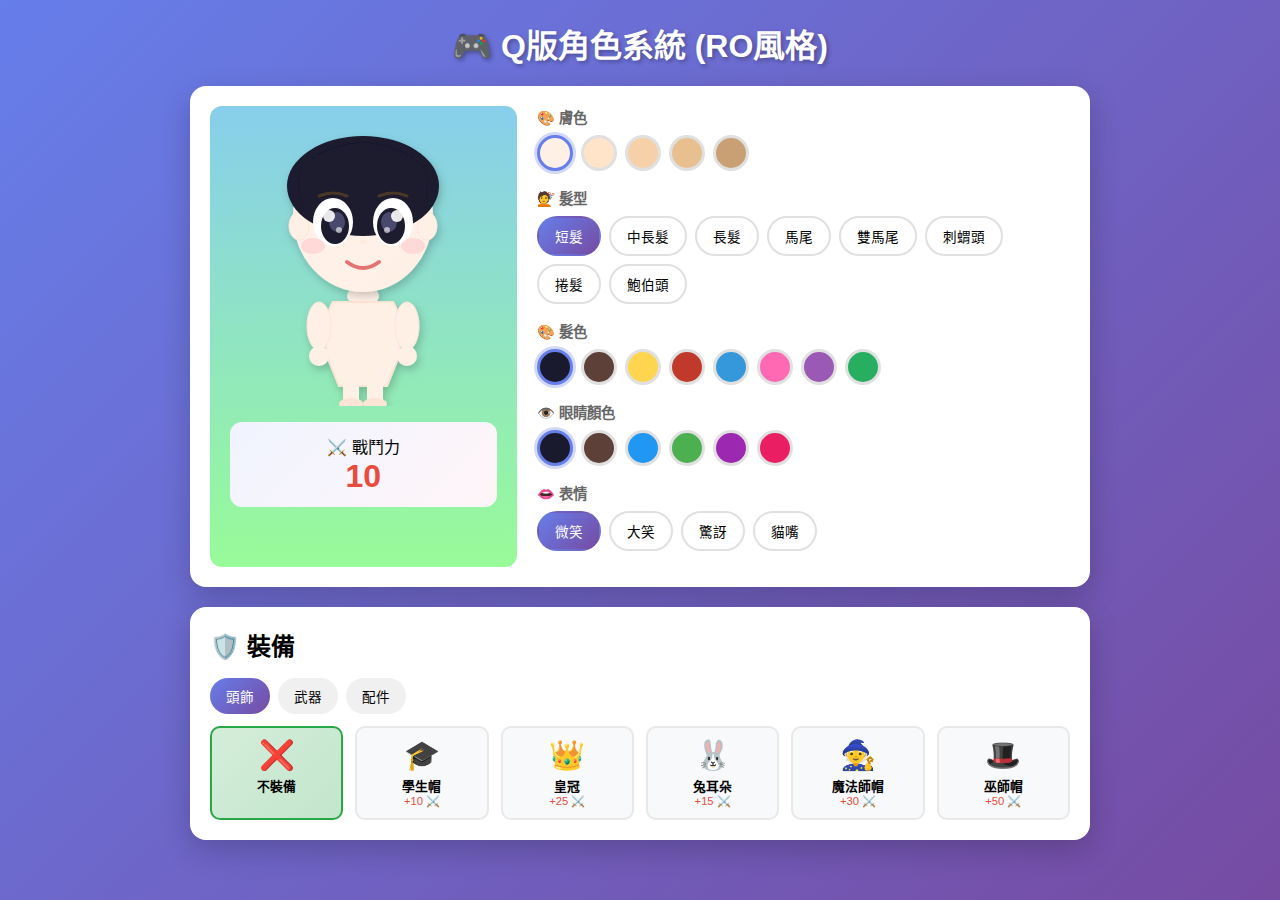
<file: avatar/demo-chibi.html>
<!DOCTYPE html>
<html lang="zh-TW">
<head>
    <meta charset="UTF-8">
    <meta name="viewport" content="width=device-width, initial-scale=1.0">
    <title>Q版角色系統 (RO風格)</title>
    <style>
        * { margin: 0; padding: 0; box-sizing: border-box; }
        body {
            font-family: -apple-system, 'Microsoft JhengHei', sans-serif;
            background: linear-gradient(135deg, #667eea 0%, #764ba2 100%);
            min-height: 100vh;
            padding: 20px;
        }
        .container {
            max-width: 900px;
            margin: 0 auto;
        }
        h1 {
            text-align: center;
            color: white;
            margin-bottom: 20px;
            text-shadow: 2px 2px 4px rgba(0,0,0,0.3);
        }
        .panel {
            background: white;
            border-radius: 16px;
            padding: 20px;
            margin-bottom: 20px;
            box-shadow: 0 10px 30px rgba(0,0,0,0.2);
        }
        .preview-area {
            display: flex;
            gap: 20px;
            flex-wrap: wrap;
        }
        .avatar-preview {
            flex: 1;
            min-width: 250px;
            text-align: center;
            background: linear-gradient(180deg, #87CEEB 0%, #98FB98 100%);
            border-radius: 12px;
            padding: 20px;
        }
        #avatarDisplay {
            width: 200px;
            height: 280px;
            margin: 0 auto;
        }
        .controls {
            flex: 2;
            min-width: 300px;
        }
        .control-section {
            margin-bottom: 16px;
        }
        .control-section h3 {
            font-size: 0.9rem;
            color: #666;
            margin-bottom: 8px;
        }
        .options {
            display: flex;
            flex-wrap: wrap;
            gap: 8px;
        }
        .option {
            padding: 8px 16px;
            border: 2px solid #e0e0e0;
            border-radius: 20px;
            cursor: pointer;
            transition: all 0.2s;
            font-size: 0.85rem;
        }
        .option:hover {
            border-color: #667eea;
        }
        .option.selected {
            background: linear-gradient(135deg, #667eea, #764ba2);
            color: white;
            border-color: transparent;
        }
        .color-option {
            width: 36px;
            height: 36px;
            border-radius: 50%;
            border: 3px solid #e0e0e0;
            cursor: pointer;
        }
        .color-option.selected {
            border-color: #667eea;
            box-shadow: 0 0 0 3px rgba(102,126,234,0.3);
        }
        .power-display {
            background: linear-gradient(135deg, #f0f4ff, #fff5f8);
            border-radius: 12px;
            padding: 12px;
            text-align: center;
            margin-top: 16px;
        }
        .power-value {
            font-size: 2rem;
            font-weight: bold;
            color: #e74c3c;
        }
        .equipment-section {
            margin-top: 20px;
            padding-top: 20px;
            border-top: 1px solid #eee;
        }
        .equipment-grid {
            display: grid;
            grid-template-columns: repeat(auto-fill, minmax(120px, 1fr));
            gap: 12px;
        }
        .equip-item {
            background: #f8f9fa;
            border: 2px solid #e8e8e8;
            border-radius: 10px;
            padding: 10px;
            text-align: center;
            cursor: pointer;
            transition: all 0.2s;
        }
        .equip-item:hover {
            border-color: #667eea;
            transform: translateY(-2px);
        }
        .equip-item.equipped {
            background: linear-gradient(135deg, #d4edda, #c3e6cb);
            border-color: #28a745;
        }
        .equip-item .emoji {
            font-size: 1.8rem;
        }
        .equip-item .name {
            font-size: 0.8rem;
            font-weight: bold;
            margin-top: 4px;
        }
        .equip-item .power {
            font-size: 0.7rem;
            color: #e74c3c;
        }
        .tab-buttons {
            display: flex;
            gap: 8px;
            margin-bottom: 12px;
            flex-wrap: wrap;
        }
        .tab-btn {
            padding: 8px 16px;
            border: none;
            background: #f0f0f0;
            border-radius: 20px;
            cursor: pointer;
            font-size: 0.85rem;
        }
        .tab-btn.active {
            background: linear-gradient(135deg, #667eea, #764ba2);
            color: white;
        }
    </style>
</head>
<body>
    <div class="container">
        <h1>🎮 Q版角色系統 (RO風格)</h1>
        
        <div class="panel">
            <div class="preview-area">
                <div class="avatar-preview">
                    <div id="avatarDisplay"></div>
                    <div class="power-display">
                        <div>⚔️ 戰鬥力</div>
                        <div class="power-value" id="powerValue">10</div>
                    </div>
                </div>
                
                <div class="controls">
                    <div class="control-section">
                        <h3>🎨 膚色</h3>
                        <div class="options" id="skinOptions"></div>
                    </div>
                    
                    <div class="control-section">
                        <h3>💇 髮型</h3>
                        <div class="options" id="hairOptions"></div>
                    </div>
                    
                    <div class="control-section">
                        <h3>🎨 髮色</h3>
                        <div class="options" id="hairColorOptions"></div>
                    </div>
                    
                    <div class="control-section">
                        <h3>👁️ 眼睛顏色</h3>
                        <div class="options" id="eyeColorOptions"></div>
                    </div>
                    
                    <div class="control-section">
                        <h3>👄 表情</h3>
                        <div class="options" id="mouthOptions"></div>
                    </div>
                </div>
            </div>
        </div>
        
        <div class="panel">
            <h2 style="margin-bottom:16px;">🛡️ 裝備</h2>
            
            <div class="tab-buttons">
                <button class="tab-btn active" data-slot="headwear">頭飾</button>
                <button class="tab-btn" data-slot="weapon">武器</button>
                <button class="tab-btn" data-slot="accessory">配件</button>
            </div>
            
            <div class="equipment-grid" id="equipmentGrid"></div>
        </div>
    </div>

    <script src="avatar-chibi.js"></script>
    <script>
        // 當前配置
        let config = {
            skin: 1,
            hair: 1,
            hairColor: 1,
            eyeColor: 1,
            mouth: 1,
            equipment: {}
        };
        
        // 裝備資料
        const EQUIPMENT_DATA = {
            headwear: [
                { id: 'hw1', name: '學生帽', power: 10, emoji: '🎓' },
                { id: 'hw2', name: '皇冠', power: 25, emoji: '👑' },
                { id: 'hw3', name: '兔耳朵', power: 15, emoji: '🐰' },
                { id: 'hw4', name: '魔法師帽', power: 30, emoji: '🧙' },
                { id: 'hw5', name: '巫師帽', power: 50, emoji: '🎩' },
            ],
            weapon: [
                { id: 'wp1', name: '木劍', power: 30, emoji: '🗡️' },
                { id: 'wp2', name: '魔法杖', power: 50, emoji: '🪄' },
                { id: 'wp3', name: '弓箭', power: 45, emoji: '🏹' },
                { id: 'wp4', name: '戰鬥錘', power: 60, emoji: '🔨' },
                { id: 'wp5', name: '傳說之劍', power: 100, emoji: '⚔️' },
            ],
            accessory: [
                { id: 'ac1', name: '眼鏡', power: 5, emoji: '👓' },
                { id: 'ac2', name: '項鍊', power: 12, emoji: '📿' },
                { id: 'ac3', name: '手錶', power: 18, emoji: '⌚' },
                { id: 'ac4', name: '魔法戒指', power: 25, emoji: '💍' },
                { id: 'ac5', name: '翅膀', power: 40, emoji: '🪽' },
            ]
        };
        
        let currentSlot = 'headwear';
        
        // 初始化選項
        function initOptions() {
            // 膚色
            const skinEl = document.getElementById('skinOptions');
            CHIBI_CONFIG.skin.forEach(s => {
                const div = document.createElement('div');
                div.className = 'color-option' + (s.id === config.skin ? ' selected' : '');
                div.style.background = s.color;
                div.onclick = () => { config.skin = s.id; updateAll(); };
                skinEl.appendChild(div);
            });
            
            // 髮型
            const hairEl = document.getElementById('hairOptions');
            CHIBI_CONFIG.hair.forEach(h => {
                const div = document.createElement('div');
                div.className = 'option' + (h.id === config.hair ? ' selected' : '');
                div.textContent = h.name;
                div.onclick = () => { config.hair = h.id; updateAll(); };
                hairEl.appendChild(div);
            });
            
            // 髮色
            const hairColorEl = document.getElementById('hairColorOptions');
            CHIBI_CONFIG.hairColor.forEach(c => {
                const div = document.createElement('div');
                div.className = 'color-option' + (c.id === config.hairColor ? ' selected' : '');
                div.style.background = c.color;
                div.onclick = () => { config.hairColor = c.id; updateAll(); };
                hairColorEl.appendChild(div);
            });
            
            // 眼睛顏色
            const eyeColorEl = document.getElementById('eyeColorOptions');
            CHIBI_CONFIG.eyeColor.forEach(c => {
                const div = document.createElement('div');
                div.className = 'color-option' + (c.id === config.eyeColor ? ' selected' : '');
                div.style.background = c.color;
                div.onclick = () => { config.eyeColor = c.id; updateAll(); };
                eyeColorEl.appendChild(div);
            });
            
            // 表情
            const mouthEl = document.getElementById('mouthOptions');
            ['微笑', '大笑', '驚訝', '貓嘴'].forEach((name, i) => {
                const div = document.createElement('div');
                div.className = 'option' + (i+1 === config.mouth ? ' selected' : '');
                div.textContent = name;
                div.onclick = () => { config.mouth = i+1; updateAll(); };
                mouthEl.appendChild(div);
            });
        }
        
        // 初始化裝備
        function initEquipment() {
            document.querySelectorAll('.tab-btn').forEach(btn => {
                btn.onclick = () => {
                    document.querySelectorAll('.tab-btn').forEach(b => b.classList.remove('active'));
                    btn.classList.add('active');
                    currentSlot = btn.dataset.slot;
                    renderEquipment();
                };
            });
            renderEquipment();
        }
        
        function renderEquipment() {
            const grid = document.getElementById('equipmentGrid');
            const items = EQUIPMENT_DATA[currentSlot] || [];
            
            grid.innerHTML = `
                <div class="equip-item ${!config.equipment[currentSlot] ? 'equipped' : ''}" onclick="unequip()">
                    <div class="emoji">❌</div>
                    <div class="name">不裝備</div>
                </div>
            ` + items.map(item => `
                <div class="equip-item ${config.equipment[currentSlot] === item.id ? 'equipped' : ''}" 
                     onclick="equip('${item.id}')">
                    <div class="emoji">${item.emoji}</div>
                    <div class="name">${item.name}</div>
                    <div class="power">+${item.power} ⚔️</div>
                </div>
            `).join('');
        }
        
        function equip(itemId) {
            config.equipment[currentSlot] = itemId;
            updateAll();
        }
        
        function unequip() {
            delete config.equipment[currentSlot];
            updateAll();
        }
        
        // 計算戰鬥力
        function calculatePower() {
            let power = 10; // 基礎
            for (const slot in config.equipment) {
                const items = EQUIPMENT_DATA[slot];
                const item = items?.find(i => i.id === config.equipment[slot]);
                if (item) power += item.power;
            }
            return power;
        }
        
        // 更新所有顯示
        function updateAll() {
            // 更新選中狀態
            document.querySelectorAll('#skinOptions .color-option').forEach((el, i) => {
                el.classList.toggle('selected', i+1 === config.skin);
            });
            document.querySelectorAll('#hairOptions .option').forEach((el, i) => {
                el.classList.toggle('selected', i+1 === config.hair);
            });
            document.querySelectorAll('#hairColorOptions .color-option').forEach((el, i) => {
                el.classList.toggle('selected', i+1 === config.hairColor);
            });
            document.querySelectorAll('#eyeColorOptions .color-option').forEach((el, i) => {
                el.classList.toggle('selected', i+1 === config.eyeColor);
            });
            document.querySelectorAll('#mouthOptions .option').forEach((el, i) => {
                el.classList.toggle('selected', i+1 === config.mouth);
            });
            
            // 渲染角色
            document.getElementById('avatarDisplay').innerHTML = renderChibiAvatar(config);
            
            // 更新戰鬥力
            document.getElementById('powerValue').textContent = calculatePower();
            
            // 更新裝備選中狀態
            renderEquipment();
        }
        
        // 初始化
        initOptions();
        initEquipment();
        updateAll();
    </script>
</body>
</html>
</file>
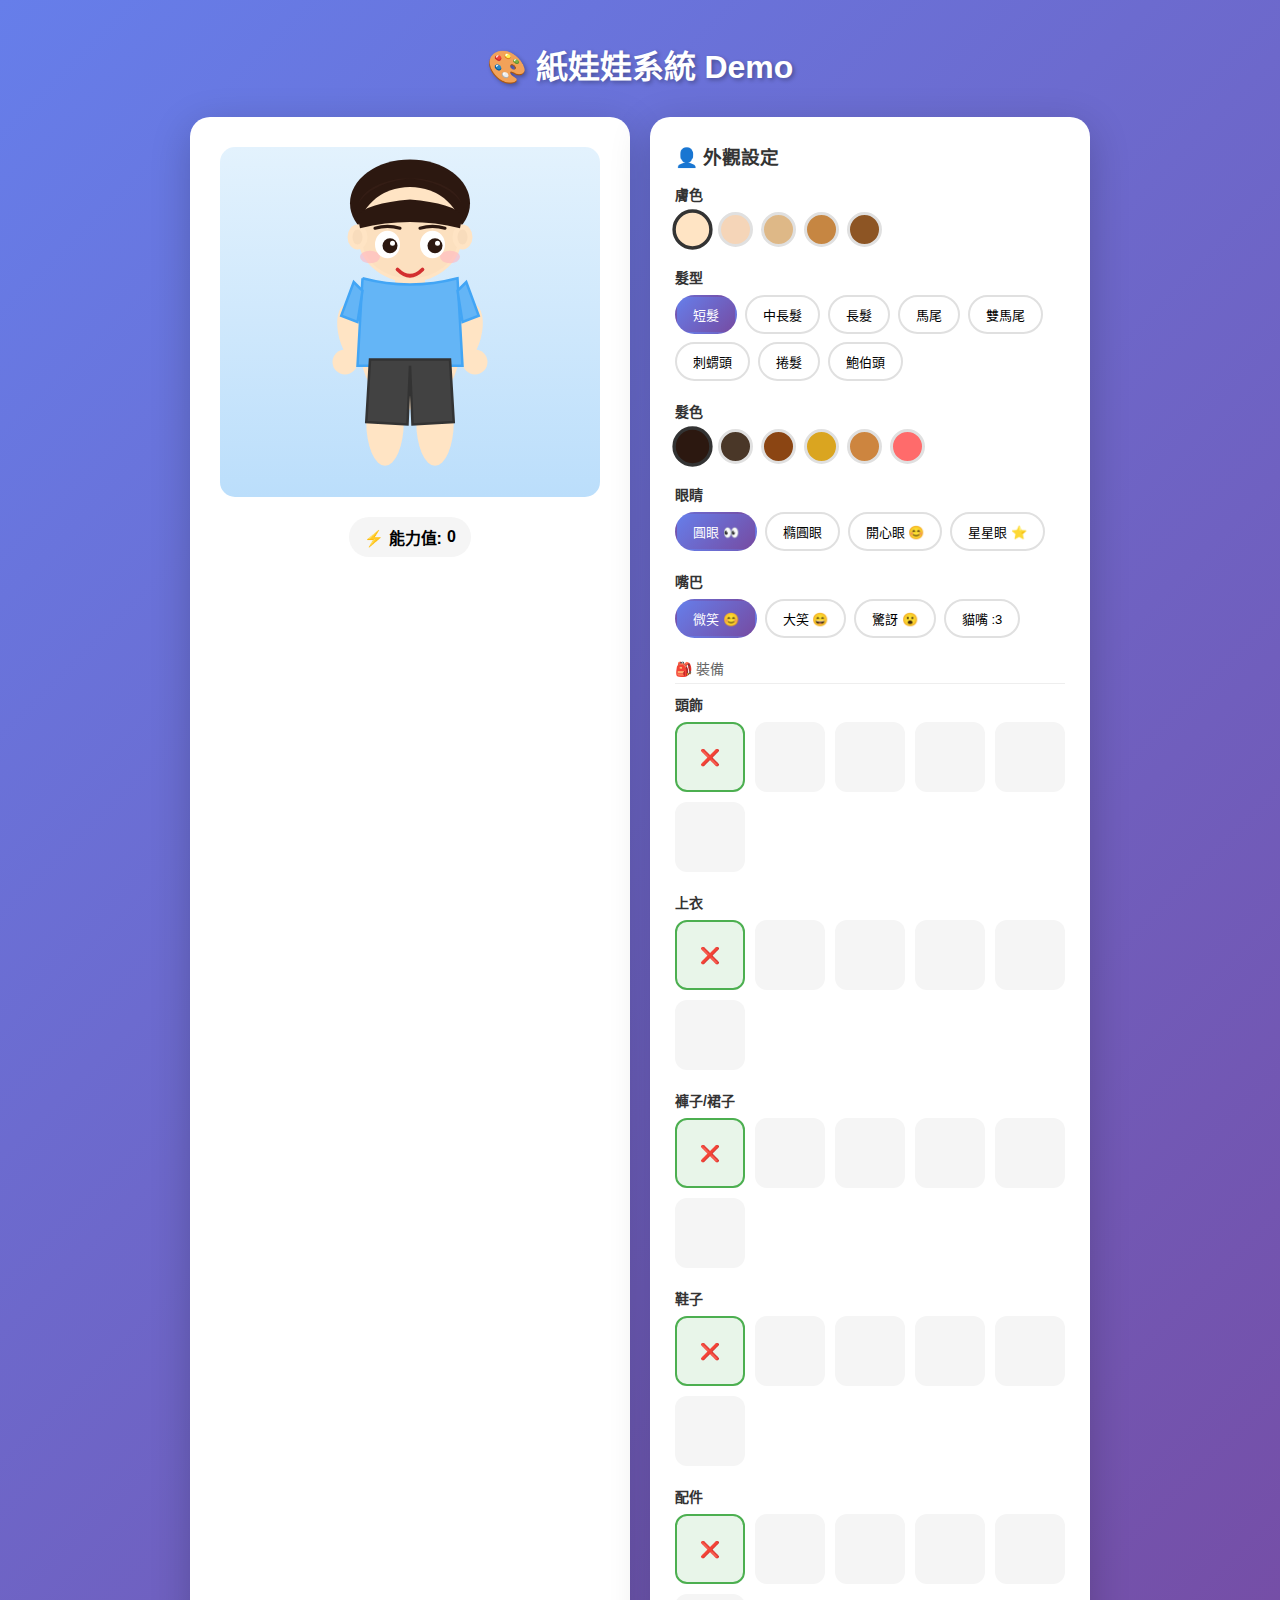
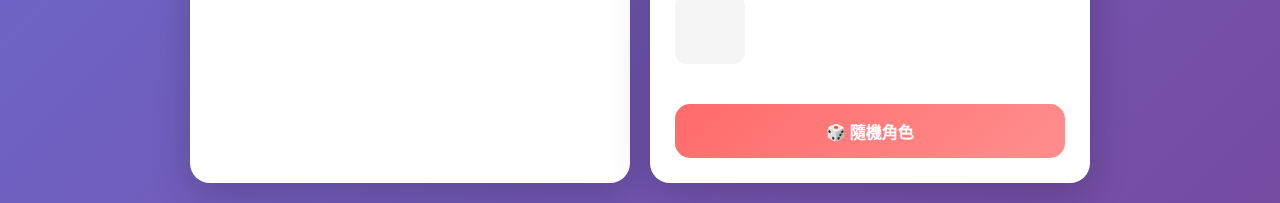
<file: avatar/demo.html>
<!DOCTYPE html>
<html lang="zh-TW">
<head>
  <meta charset="UTF-8">
  <meta name="viewport" content="width=device-width, initial-scale=1.0">
  <title>🎮 紙娃娃系統 Demo</title>
  <link rel="stylesheet" href="avatar.css">
  <style>
    * { box-sizing: border-box; }
    body {
      font-family: 'Noto Sans TC', sans-serif;
      background: linear-gradient(135deg, #667eea 0%, #764ba2 100%);
      min-height: 100vh;
      margin: 0;
      padding: 20px;
    }
    .container {
      max-width: 900px;
      margin: 0 auto;
    }
    h1 {
      text-align: center;
      color: white;
      text-shadow: 2px 2px 4px rgba(0,0,0,0.3);
      font-size: 2em;
      margin-bottom: 30px;
    }
    .main-panel {
      display: grid;
      grid-template-columns: 1fr 1fr;
      gap: 20px;
    }
    @media (max-width: 768px) {
      .main-panel { grid-template-columns: 1fr; }
    }
    .preview-card {
      background: white;
      border-radius: 20px;
      padding: 30px;
      box-shadow: 0 10px 40px rgba(0,0,0,0.2);
    }
    .avatar-display {
      display: flex;
      justify-content: center;
      align-items: center;
      min-height: 300px;
      background: linear-gradient(180deg, #E3F2FD 0%, #BBDEFB 100%);
      border-radius: 15px;
      margin-bottom: 20px;
    }
    .controls {
      background: white;
      border-radius: 20px;
      padding: 25px;
      box-shadow: 0 10px 40px rgba(0,0,0,0.2);
    }
    .control-group {
      margin-bottom: 20px;
    }
    .control-group label {
      display: block;
      font-weight: bold;
      color: #333;
      margin-bottom: 8px;
      font-size: 14px;
    }
    .option-buttons {
      display: flex;
      flex-wrap: wrap;
      gap: 8px;
    }
    .option-btn {
      padding: 8px 16px;
      border: 2px solid #E0E0E0;
      border-radius: 20px;
      background: white;
      cursor: pointer;
      font-size: 13px;
      transition: all 0.2s;
    }
    .option-btn:hover {
      border-color: #667eea;
      transform: scale(1.05);
    }
    .option-btn.active {
      background: linear-gradient(135deg, #667eea 0%, #764ba2 100%);
      color: white;
      border-color: transparent;
    }
    .color-btn {
      width: 35px;
      height: 35px;
      border-radius: 50%;
      border: 3px solid #E0E0E0;
      cursor: pointer;
      transition: all 0.2s;
    }
    .color-btn:hover, .color-btn.active {
      transform: scale(1.15);
      border-color: #333;
    }
    .stats-bar {
      display: flex;
      justify-content: center;
      gap: 20px;
      margin-top: 15px;
    }
    .stat {
      display: flex;
      align-items: center;
      gap: 5px;
      background: #F5F5F5;
      padding: 8px 15px;
      border-radius: 20px;
      font-weight: bold;
    }
    h3 {
      color: #333;
      margin: 0 0 15px 0;
      display: flex;
      align-items: center;
      gap: 8px;
    }
    .equipment-grid {
      display: grid;
      grid-template-columns: repeat(5, 1fr);
      gap: 10px;
    }
    .equipment-slot {
      aspect-ratio: 1;
      background: #F5F5F5;
      border-radius: 12px;
      display: flex;
      align-items: center;
      justify-content: center;
      cursor: pointer;
      border: 2px solid transparent;
      transition: all 0.2s;
    }
    .equipment-slot:hover {
      background: #E3F2FD;
      border-color: #2196F3;
    }
    .equipment-slot.active {
      background: #E8F5E9;
      border-color: #4CAF50;
    }
    .equipment-slot svg {
      width: 50px;
      height: 50px;
    }
    .random-btn {
      width: 100%;
      padding: 15px;
      background: linear-gradient(135deg, #FF6B6B 0%, #FF8E8E 100%);
      color: white;
      border: none;
      border-radius: 15px;
      font-size: 16px;
      font-weight: bold;
      cursor: pointer;
      transition: transform 0.2s;
      margin-top: 20px;
    }
    .random-btn:hover {
      transform: scale(1.02);
    }
    .section-title {
      font-size: 14px;
      color: #666;
      margin: 20px 0 10px 0;
      border-bottom: 1px solid #EEE;
      padding-bottom: 5px;
    }
  </style>
</head>
<body>
  <div class="container">
    <h1>🎨 紙娃娃系統 Demo</h1>
    
    <div class="main-panel">
      <!-- 預覽區 -->
      <div class="preview-card">
        <div class="avatar-display" id="avatarDisplay">
          <!-- Avatar 會渲染在這裡 -->
        </div>
        <div class="stats-bar">
          <div class="stat">⚡ 能力值: <span id="totalPower">0</span></div>
        </div>
      </div>
      
      <!-- 控制區 -->
      <div class="controls">
        <h3>👤 外觀設定</h3>
        
        <!-- 膚色 -->
        <div class="control-group">
          <label>膚色</label>
          <div class="option-buttons" id="skinOptions">
            <button class="color-btn" data-skin="1" style="background: #FFE4C4" title="淺膚色"></button>
            <button class="color-btn" data-skin="2" style="background: #F5D5B8" title="自然膚色"></button>
            <button class="color-btn" data-skin="3" style="background: #DEB887" title="小麥色"></button>
            <button class="color-btn" data-skin="4" style="background: #C68642" title="健康膚色"></button>
            <button class="color-btn" data-skin="5" style="background: #8D5524" title="深膚色"></button>
          </div>
        </div>
        
        <!-- 髮型 -->
        <div class="control-group">
          <label>髮型</label>
          <div class="option-buttons" id="hairOptions">
            <button class="option-btn" data-hair="1">短髮</button>
            <button class="option-btn" data-hair="2">中長髮</button>
            <button class="option-btn" data-hair="3">長髮</button>
            <button class="option-btn" data-hair="4">馬尾</button>
            <button class="option-btn" data-hair="5">雙馬尾</button>
            <button class="option-btn" data-hair="6">刺蝟頭</button>
            <button class="option-btn" data-hair="7">捲髮</button>
            <button class="option-btn" data-hair="8">鮑伯頭</button>
          </div>
        </div>
        
        <!-- 髮色 -->
        <div class="control-group">
          <label>髮色</label>
          <div class="option-buttons" id="hairColorOptions">
            <button class="color-btn" data-haircolor="1" style="background: #2C1810" title="黑色"></button>
            <button class="color-btn" data-haircolor="2" style="background: #4A3728" title="深棕"></button>
            <button class="color-btn" data-haircolor="3" style="background: #8B4513" title="棕色"></button>
            <button class="color-btn" data-haircolor="4" style="background: #DAA520" title="金色"></button>
            <button class="color-btn" data-haircolor="5" style="background: #CD853F" title="淺棕"></button>
            <button class="color-btn" data-haircolor="6" style="background: #FF6B6B" title="粉紅"></button>
          </div>
        </div>
        
        <!-- 眼睛 -->
        <div class="control-group">
          <label>眼睛</label>
          <div class="option-buttons" id="eyeOptions">
            <button class="option-btn" data-eyes="1">圓眼 👀</button>
            <button class="option-btn" data-eyes="2">橢圓眼</button>
            <button class="option-btn" data-eyes="3">開心眼 😊</button>
            <button class="option-btn" data-eyes="4">星星眼 ⭐</button>
          </div>
        </div>
        
        <!-- 嘴巴 -->
        <div class="control-group">
          <label>嘴巴</label>
          <div class="option-buttons" id="mouthOptions">
            <button class="option-btn" data-mouth="1">微笑 😊</button>
            <button class="option-btn" data-mouth="2">大笑 😄</button>
            <button class="option-btn" data-mouth="3">驚訝 😮</button>
            <button class="option-btn" data-mouth="4">貓嘴 :3</button>
          </div>
        </div>
        
        <div class="section-title">🎒 裝備</div>
        
        <!-- 裝備選擇 -->
        <div class="control-group">
          <label>頭飾</label>
          <div class="equipment-grid" id="headwearGrid"></div>
        </div>
        
        <div class="control-group">
          <label>上衣</label>
          <div class="equipment-grid" id="topGrid"></div>
        </div>
        
        <div class="control-group">
          <label>褲子/裙子</label>
          <div class="equipment-grid" id="bottomGrid"></div>
        </div>
        
        <div class="control-group">
          <label>鞋子</label>
          <div class="equipment-grid" id="shoesGrid"></div>
        </div>
        
        <div class="control-group">
          <label>配件</label>
          <div class="equipment-grid" id="accessoryGrid"></div>
        </div>
        
        <button class="random-btn" onclick="randomize()">🎲 隨機角色</button>
      </div>
    </div>
  </div>

  <script src="equipment.js"></script>
  <script src="avatar-renderer.js"></script>
  <script>
    // 當前設定
    let currentConfig = {
      skin: 1,
      hair: 1,
      hairColor: 1,
      eyes: 1,
      mouth: 1,
      equipment: {}
    };
    
    // 更新顯示
    function updateAvatar() {
      const display = document.getElementById('avatarDisplay');
      display.innerHTML = renderAvatar(currentConfig, { width: 250, height: 350, animated: true });
      
      // 計算能力值
      const ids = Object.values(currentConfig.equipment).filter(Boolean);
      const power = calculateTotalPower(ids);
      document.getElementById('totalPower').textContent = power;
    }
    
    // 設置選項按鈕點擊
    function setupOptionButtons() {
      // 膚色
      document.querySelectorAll('[data-skin]').forEach(btn => {
        btn.addEventListener('click', () => {
          currentConfig.skin = parseInt(btn.dataset.skin);
          updateActive('[data-skin]', btn);
          updateAvatar();
        });
      });
      
      // 髮型
      document.querySelectorAll('[data-hair]').forEach(btn => {
        btn.addEventListener('click', () => {
          currentConfig.hair = parseInt(btn.dataset.hair);
          updateActive('[data-hair]', btn);
          updateAvatar();
        });
      });
      
      // 髮色
      document.querySelectorAll('[data-haircolor]').forEach(btn => {
        btn.addEventListener('click', () => {
          currentConfig.hairColor = parseInt(btn.dataset.haircolor);
          updateActive('[data-haircolor]', btn);
          updateAvatar();
        });
      });
      
      // 眼睛
      document.querySelectorAll('[data-eyes]').forEach(btn => {
        btn.addEventListener('click', () => {
          currentConfig.eyes = parseInt(btn.dataset.eyes);
          updateActive('[data-eyes]', btn);
          updateAvatar();
        });
      });
      
      // 嘴巴
      document.querySelectorAll('[data-mouth]').forEach(btn => {
        btn.addEventListener('click', () => {
          currentConfig.mouth = parseInt(btn.dataset.mouth);
          updateActive('[data-mouth]', btn);
          updateAvatar();
        });
      });
    }
    
    // 更新 active 狀態
    function updateActive(selector, activeBtn) {
      document.querySelectorAll(selector).forEach(b => b.classList.remove('active'));
      activeBtn.classList.add('active');
    }
    
    // 生成裝備格子
    function setupEquipmentGrid() {
      const categories = ['headwear', 'top', 'bottom', 'shoes', 'accessory'];
      const gridIds = ['headwearGrid', 'topGrid', 'bottomGrid', 'shoesGrid', 'accessoryGrid'];
      
      categories.forEach((cat, i) => {
        const grid = document.getElementById(gridIds[i]);
        if (!grid) return;
        
        // 添加「無」選項
        const noneSlot = document.createElement('div');
        noneSlot.className = 'equipment-slot active';
        noneSlot.innerHTML = '❌';
        noneSlot.title = '不穿戴';
        noneSlot.addEventListener('click', () => {
          currentConfig.equipment[cat] = null;
          grid.querySelectorAll('.equipment-slot').forEach(s => s.classList.remove('active'));
          noneSlot.classList.add('active');
          updateAvatar();
        });
        grid.appendChild(noneSlot);
        
        // 添加裝備選項
        EQUIPMENT[cat].forEach(item => {
          const slot = document.createElement('div');
          slot.className = 'equipment-slot';
          slot.title = `${item.name} (⚡${item.power})`;
          
          // 創建預覽 SVG
          slot.innerHTML = `<svg viewBox="0 0 200 280">${item.svg}</svg>`;
          
          slot.addEventListener('click', () => {
            currentConfig.equipment[cat] = item.id;
            grid.querySelectorAll('.equipment-slot').forEach(s => s.classList.remove('active'));
            slot.classList.add('active');
            updateAvatar();
          });
          
          grid.appendChild(slot);
        });
      });
    }
    
    // 隨機化
    function randomize() {
      currentConfig = randomAvatarConfig();
      
      // 隨機裝備
      const categories = ['headwear', 'top', 'bottom', 'shoes', 'accessory'];
      categories.forEach(cat => {
        if (Math.random() > 0.3) {
          const items = EQUIPMENT[cat];
          currentConfig.equipment[cat] = items[Math.floor(Math.random() * items.length)].id;
        }
      });
      
      // 更新 UI
      updateAllActiveStates();
      updateAvatar();
    }
    
    // 更新所有按鈕狀態
    function updateAllActiveStates() {
      // 膚色
      document.querySelectorAll('[data-skin]').forEach(btn => {
        btn.classList.toggle('active', parseInt(btn.dataset.skin) === currentConfig.skin);
      });
      
      // 髮型
      document.querySelectorAll('[data-hair]').forEach(btn => {
        btn.classList.toggle('active', parseInt(btn.dataset.hair) === currentConfig.hair);
      });
      
      // 髮色
      document.querySelectorAll('[data-haircolor]').forEach(btn => {
        btn.classList.toggle('active', parseInt(btn.dataset.haircolor) === currentConfig.hairColor);
      });
      
      // 眼睛
      document.querySelectorAll('[data-eyes]').forEach(btn => {
        btn.classList.toggle('active', parseInt(btn.dataset.eyes) === currentConfig.eyes);
      });
      
      // 嘴巴
      document.querySelectorAll('[data-mouth]').forEach(btn => {
        btn.classList.toggle('active', parseInt(btn.dataset.mouth) === currentConfig.mouth);
      });
      
      // 裝備
      const gridIds = ['headwearGrid', 'topGrid', 'bottomGrid', 'shoesGrid', 'accessoryGrid'];
      const categories = ['headwear', 'top', 'bottom', 'shoes', 'accessory'];
      
      categories.forEach((cat, i) => {
        const grid = document.getElementById(gridIds[i]);
        if (!grid) return;
        
        const slots = grid.querySelectorAll('.equipment-slot');
        const equipped = currentConfig.equipment[cat];
        
        slots.forEach((slot, j) => {
          if (j === 0) {
            slot.classList.toggle('active', !equipped);
          } else {
            const item = EQUIPMENT[cat][j - 1];
            slot.classList.toggle('active', item && item.id === equipped);
          }
        });
      });
    }
    
    // 初始化
    document.addEventListener('DOMContentLoaded', () => {
      setupOptionButtons();
      setupEquipmentGrid();
      
      // 設置初始 active 狀態
      document.querySelector('[data-skin="1"]').classList.add('active');
      document.querySelector('[data-hair="1"]').classList.add('active');
      document.querySelector('[data-haircolor="1"]').classList.add('active');
      document.querySelector('[data-eyes="1"]').classList.add('active');
      document.querySelector('[data-mouth="1"]').classList.add('active');
      
      updateAvatar();
    });
  </script>
</body>
</html>
</file>
<file: avatar/avatar.css>
/* ===========================================
   🎭 數學遊戲紙娃娃系統 - Avatar CSS
   可愛卡通風格，適合小學生
   =========================================== */

/* ===== 容器 ===== */
.avatar-container {
  position: relative;
  width: 200px;
  height: 280px;
  margin: 0 auto;
}

.avatar-layer {
  position: absolute;
  top: 0;
  left: 0;
  width: 100%;
  height: 100%;
  pointer-events: none;
}

/* ===== 膚色 (5種) ===== */
.skin-1 { --skin-color: #FFE4C4; --skin-shadow: #E8C9A8; } /* 淺膚色 */
.skin-2 { --skin-color: #F5D5B8; --skin-shadow: #D9B89A; } /* 自然膚色 */
.skin-3 { --skin-color: #DEB887; --skin-shadow: #C49A6C; } /* 小麥色 */
.skin-4 { --skin-color: #C68642; --skin-shadow: #A66B2F; } /* 健康膚色 */
.skin-5 { --skin-color: #8D5524; --skin-shadow: #6B3D1A; } /* 深膚色 */

/* ===== 髮色 (6種) ===== */
.hair-color-1 { --hair-color: #2C1810; --hair-highlight: #4A2C20; } /* 黑色 */
.hair-color-2 { --hair-color: #4A3728; --hair-highlight: #6B5344; } /* 深棕 */
.hair-color-3 { --hair-color: #8B4513; --hair-highlight: #A0522D; } /* 棕色 */
.hair-color-4 { --hair-color: #DAA520; --hair-highlight: #FFD700; } /* 金色 */
.hair-color-5 { --hair-color: #CD853F; --hair-highlight: #DEB887; } /* 淺棕 */
.hair-color-6 { --hair-color: #FF6B6B; --hair-highlight: #FF8E8E; } /* 粉紅 (特殊) */

/* ===== 眼睛樣式 (4種) ===== */
.eyes-1 { --eye-style: 'round'; }     /* 圓眼 */
.eyes-2 { --eye-style: 'oval'; }      /* 橢圓眼 */
.eyes-3 { --eye-style: 'happy'; }     /* 開心眼 (彎月) */
.eyes-4 { --eye-style: 'star'; }      /* 星星眼 */

/* ===== 嘴巴/表情 (4種) ===== */
.mouth-1 { --mouth-style: 'smile'; }   /* 微笑 */
.mouth-2 { --mouth-style: 'grin'; }    /* 大笑 */
.mouth-3 { --mouth-style: 'o'; }       /* 驚訝 O嘴 */
.mouth-4 { --mouth-style: 'cat'; }     /* 貓嘴 :3 */

/* ===== 髮型 (8種) ===== */
.hairstyle-1 { --hair-style: 'short'; }      /* 短髮 */
.hairstyle-2 { --hair-style: 'medium'; }     /* 中長髮 */
.hairstyle-3 { --hair-style: 'long'; }       /* 長髮 */
.hairstyle-4 { --hair-style: 'ponytail'; }   /* 馬尾 */
.hairstyle-5 { --hair-style: 'twintails'; }  /* 雙馬尾 */
.hairstyle-6 { --hair-style: 'spiky'; }      /* 刺蝟頭 */
.hairstyle-7 { --hair-style: 'curly'; }      /* 捲髮 */
.hairstyle-8 { --hair-style: 'bob'; }        /* 鮑伯頭 */

/* ===== 裝備層級 ===== */
.equipment-layer {
  position: absolute;
  z-index: 10;
}

.equipment-headwear { z-index: 50; }
.equipment-accessory { z-index: 45; }
.equipment-top { z-index: 20; }
.equipment-bottom { z-index: 15; }
.equipment-shoes { z-index: 10; }

/* ===== 動畫效果 ===== */
@keyframes avatar-bounce {
  0%, 100% { transform: translateY(0); }
  50% { transform: translateY(-5px); }
}

@keyframes avatar-wave {
  0%, 100% { transform: rotate(0deg); }
  25% { transform: rotate(10deg); }
  75% { transform: rotate(-10deg); }
}

@keyframes sparkle {
  0%, 100% { opacity: 0; transform: scale(0.5); }
  50% { opacity: 1; transform: scale(1); }
}

.avatar-idle {
  animation: avatar-bounce 2s ease-in-out infinite;
}

.avatar-happy {
  animation: avatar-bounce 0.5s ease-in-out infinite;
}

/* ===== 裝備獲得動畫 ===== */
.equipment-new {
  animation: sparkle 0.8s ease-out;
}

/* ===== 預覽卡片 ===== */
.avatar-preview-card {
  background: linear-gradient(135deg, #667eea 0%, #764ba2 100%);
  border-radius: 20px;
  padding: 20px;
  box-shadow: 0 10px 30px rgba(0,0,0,0.2);
}

.avatar-preview-card .avatar-container {
  background: rgba(255,255,255,0.9);
  border-radius: 15px;
  padding: 10px;
}

/* ===== 裝備選擇器 ===== */
.equipment-selector {
  display: grid;
  grid-template-columns: repeat(5, 1fr);
  gap: 10px;
  padding: 15px;
  background: #f8f9fa;
  border-radius: 15px;
}

.equipment-item {
  width: 60px;
  height: 60px;
  background: white;
  border: 3px solid #e0e0e0;
  border-radius: 12px;
  cursor: pointer;
  transition: all 0.2s ease;
  display: flex;
  align-items: center;
  justify-content: center;
}

.equipment-item:hover {
  border-color: #667eea;
  transform: scale(1.1);
}

.equipment-item.selected {
  border-color: #FF6B6B;
  box-shadow: 0 0 10px rgba(255, 107, 107, 0.5);
}

.equipment-item.locked {
  opacity: 0.5;
  cursor: not-allowed;
}

.equipment-item.locked::after {
  content: '🔒';
  position: absolute;
  font-size: 20px;
}

/* ===== 價格標籤 ===== */
.price-tag {
  display: inline-flex;
  align-items: center;
  gap: 4px;
  background: linear-gradient(135deg, #FFD700, #FFA500);
  color: #333;
  padding: 4px 10px;
  border-radius: 20px;
  font-weight: bold;
  font-size: 14px;
}

.price-tag::before {
  content: '⭐';
}

/* ===== 能力值標籤 ===== */
.power-tag {
  display: inline-flex;
  align-items: center;
  gap: 4px;
  background: linear-gradient(135deg, #00C9FF, #92FE9D);
  color: #333;
  padding: 4px 10px;
  border-radius: 20px;
  font-weight: bold;
  font-size: 14px;
}

.power-tag::before {
  content: '⚡';
}

/* ===== 響應式 ===== */
@media (max-width: 480px) {
  .avatar-container {
    width: 150px;
    height: 210px;
  }
  
  .equipment-selector {
    grid-template-columns: repeat(4, 1fr);
  }
  
  .equipment-item {
    width: 50px;
    height: 50px;
  }
}
</file>
